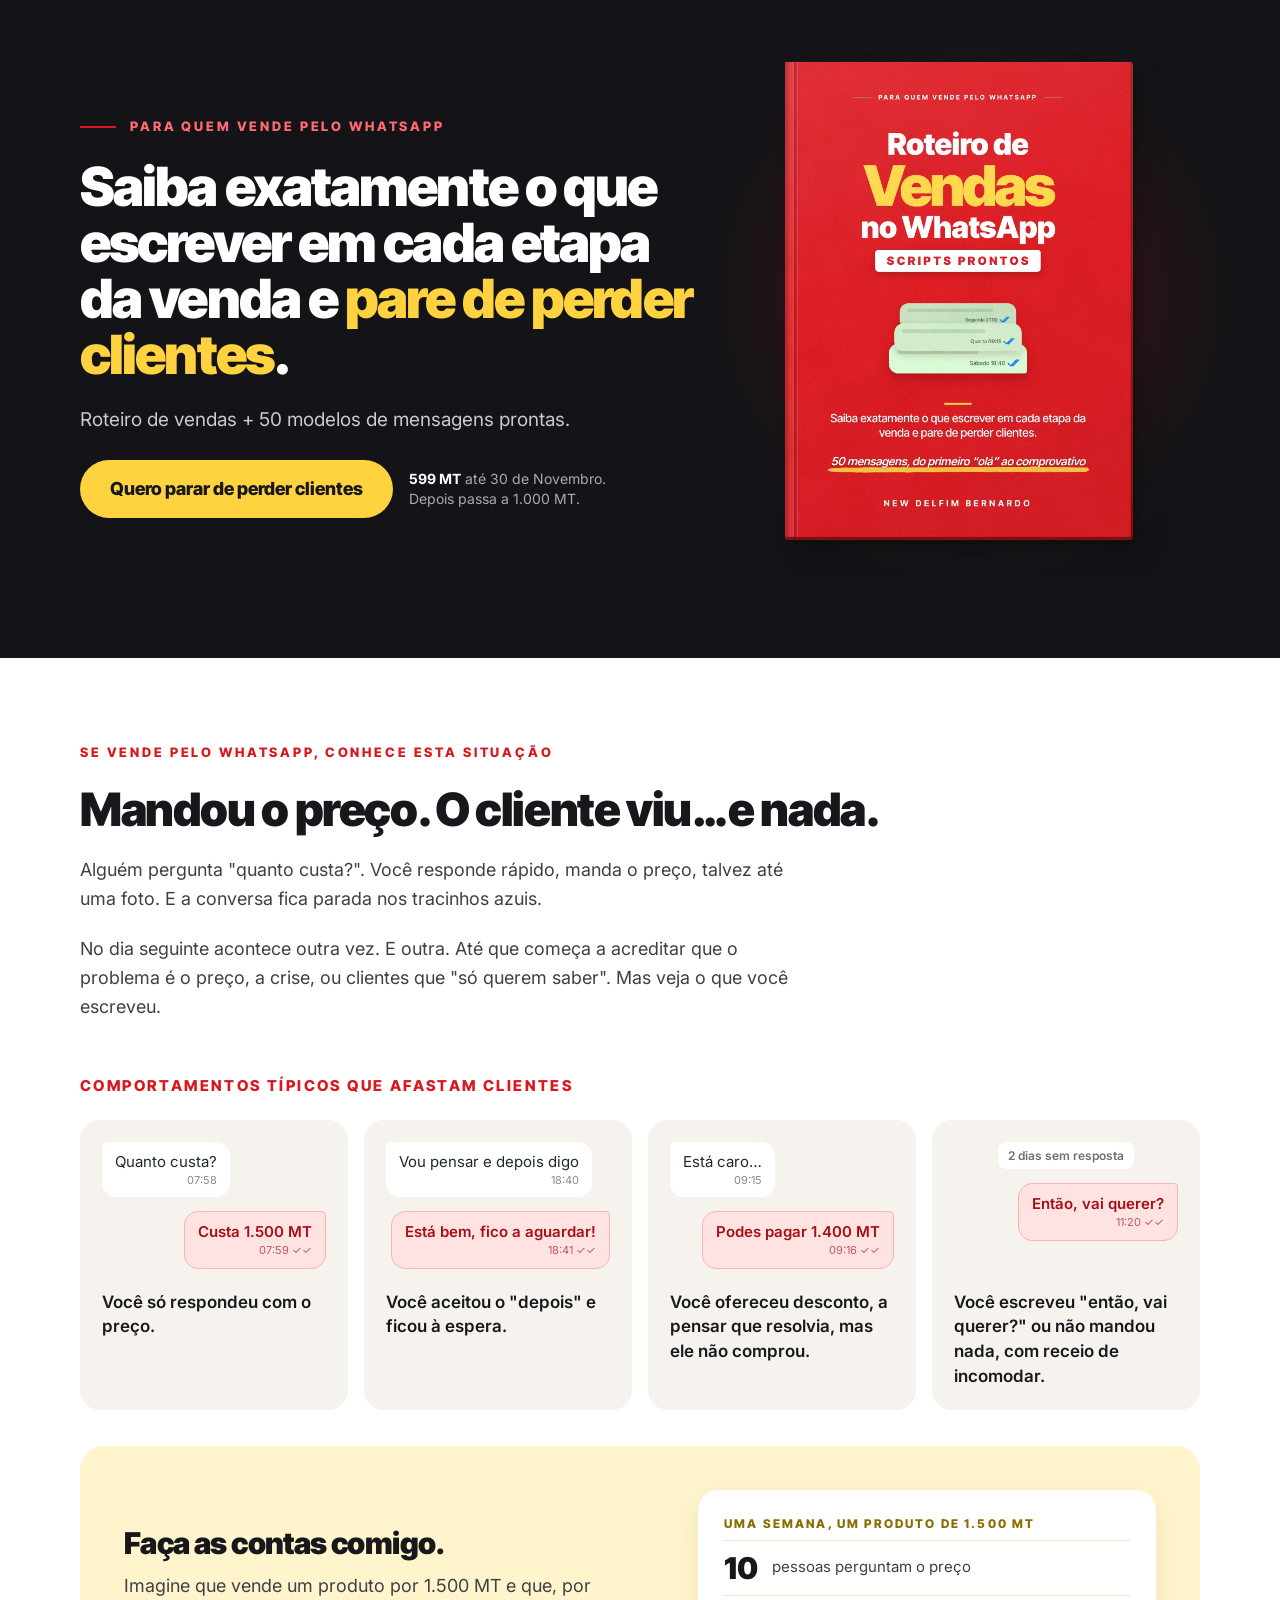
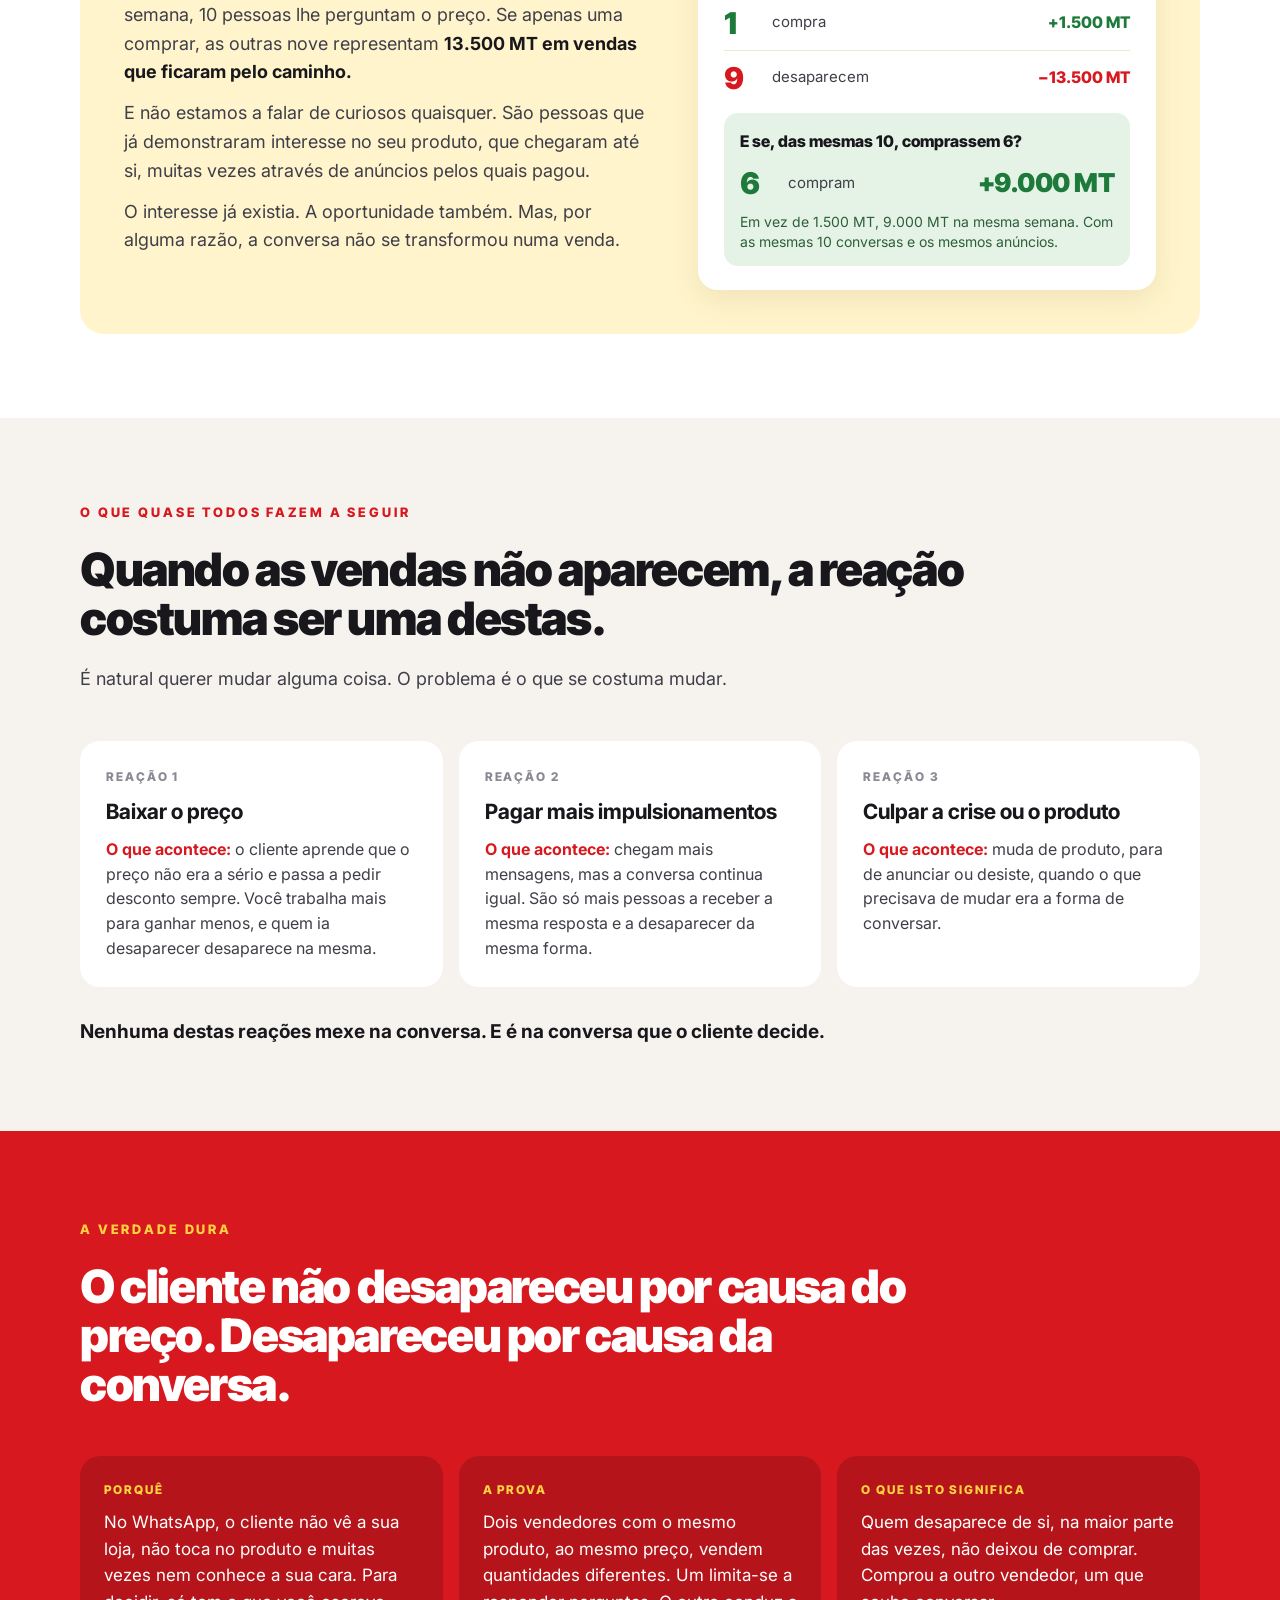
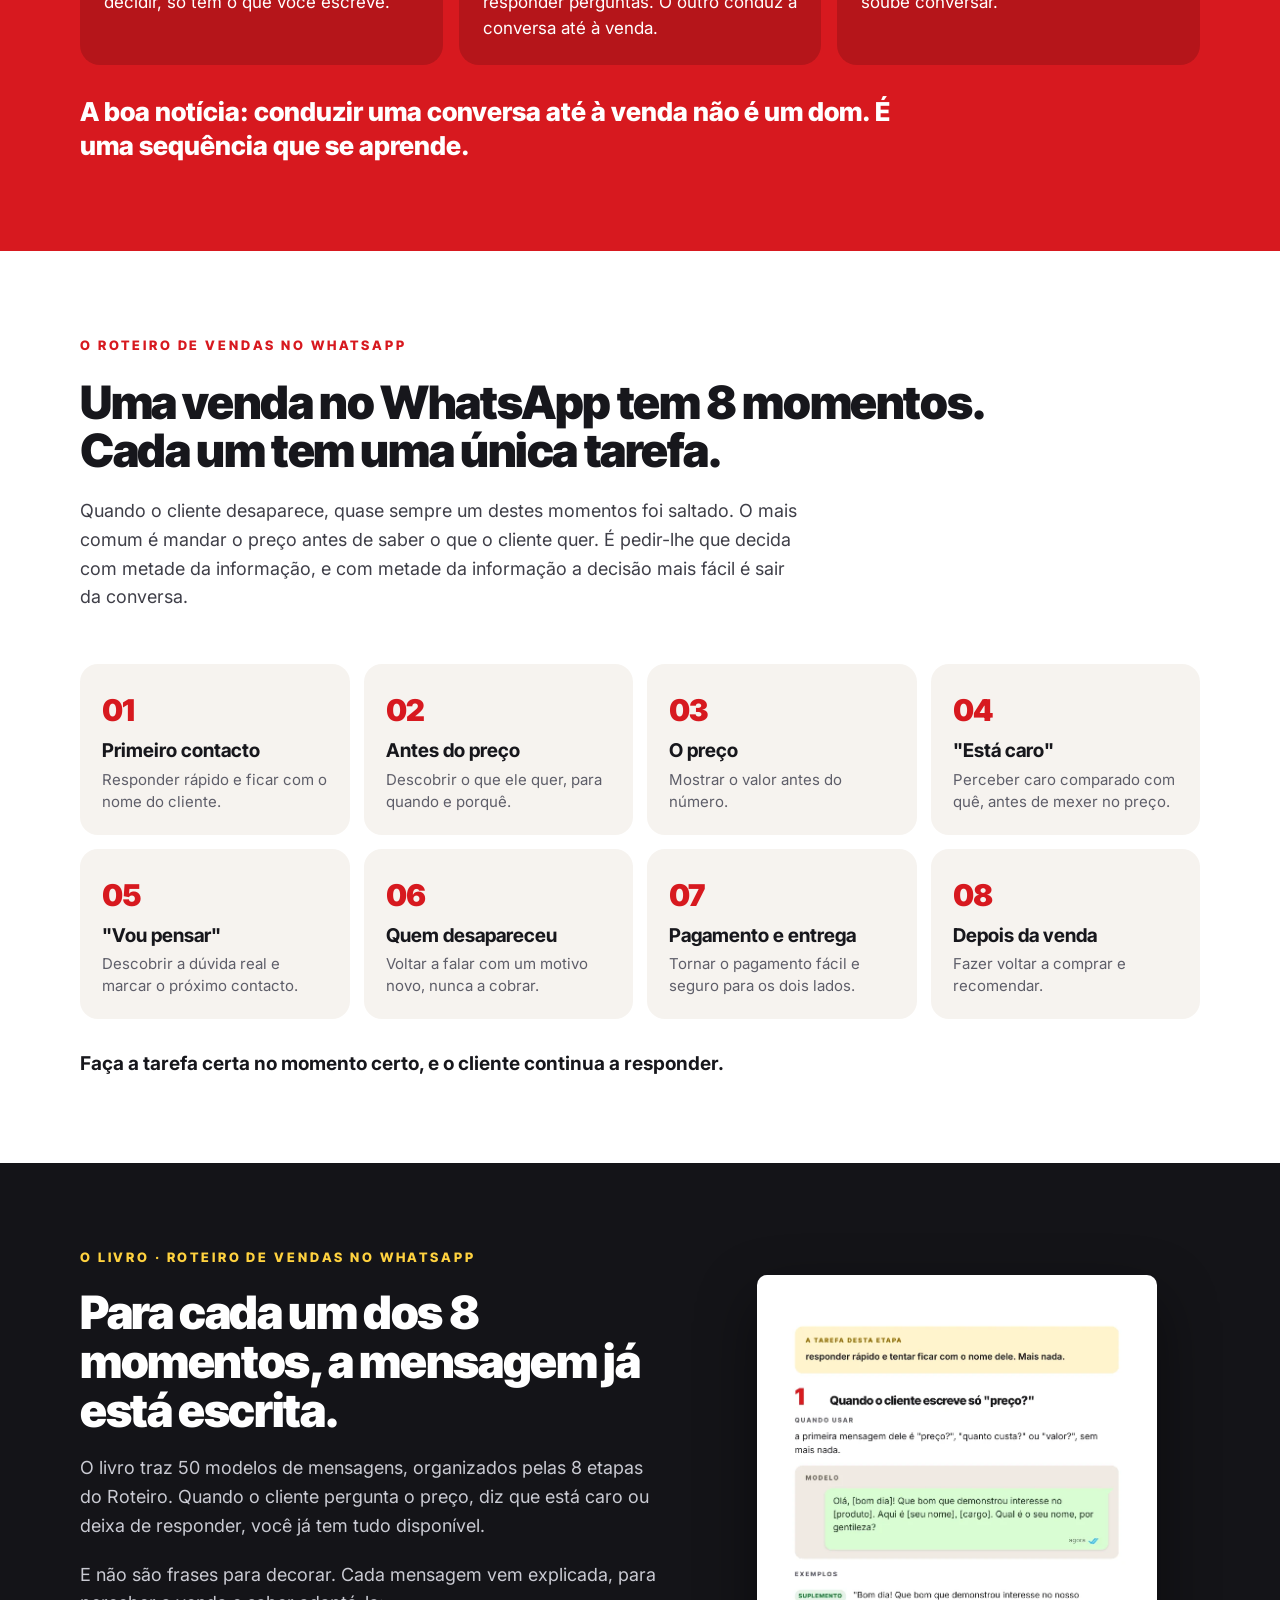
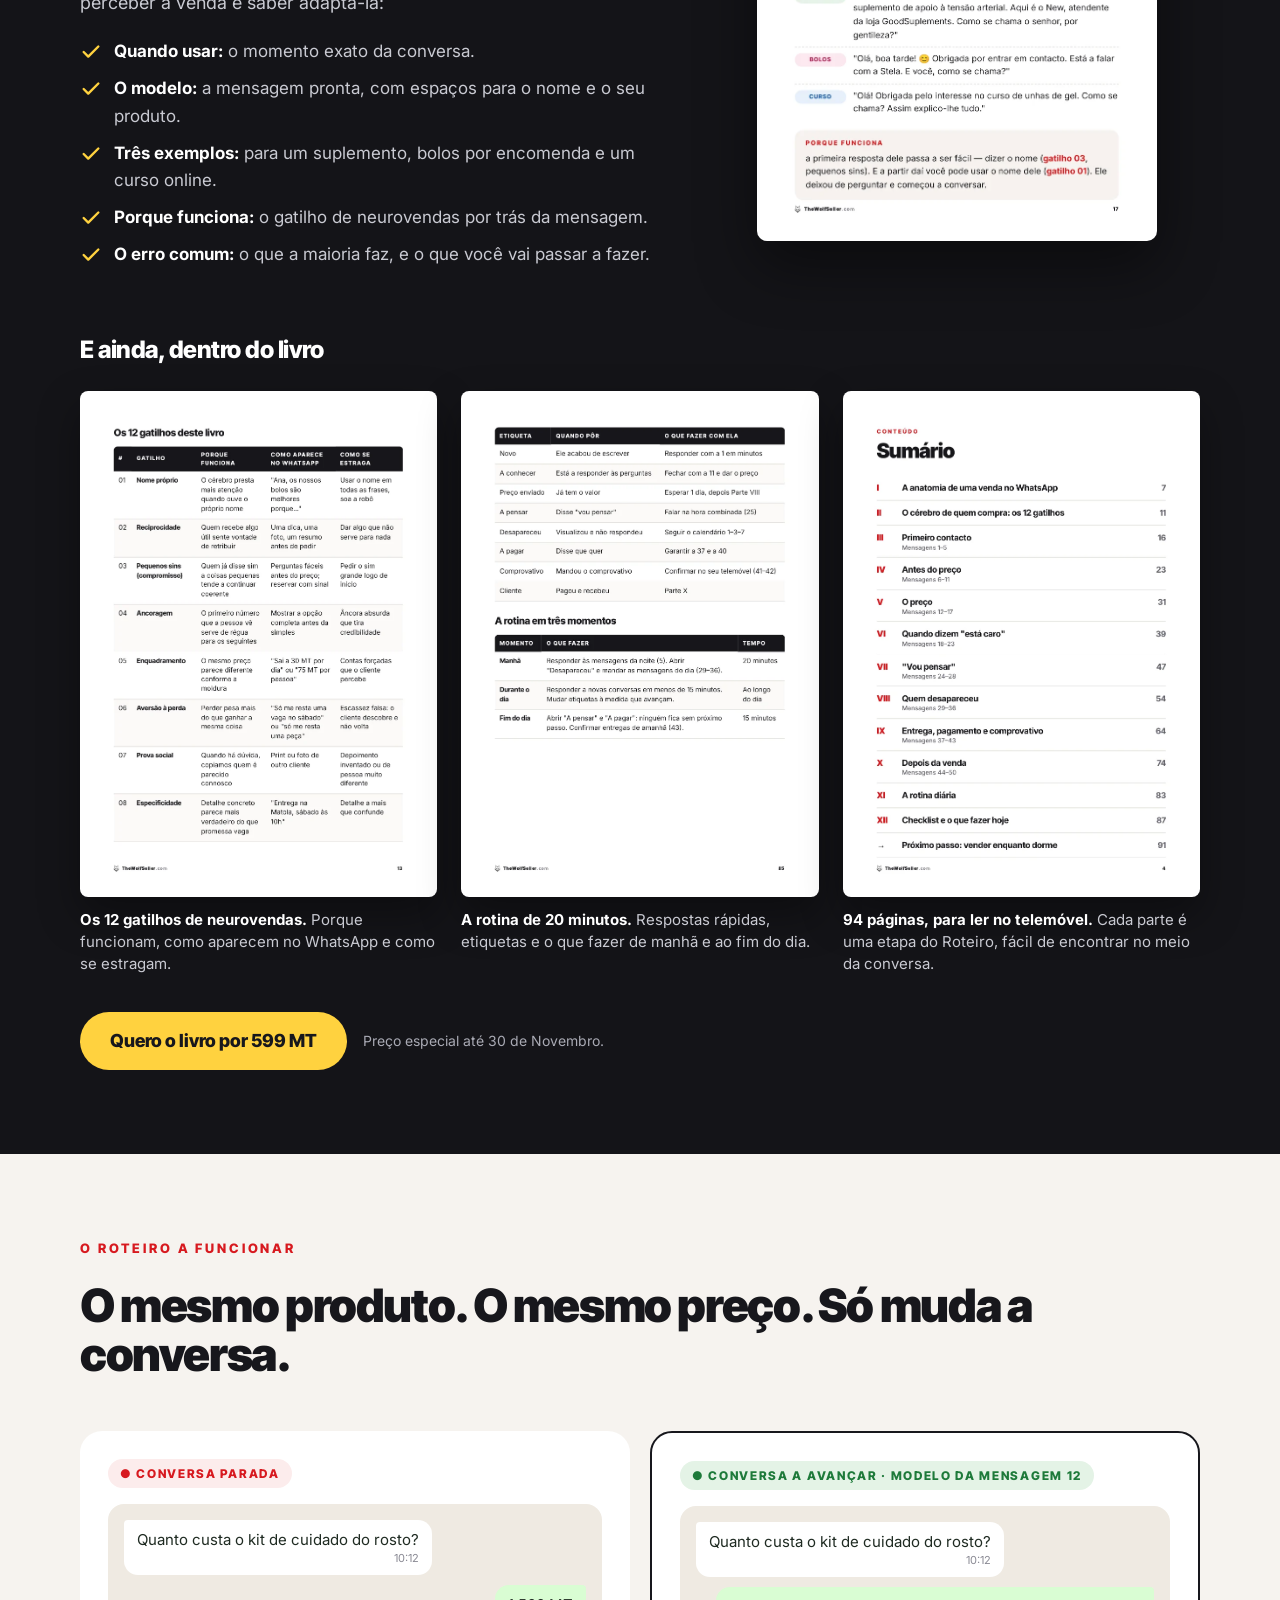
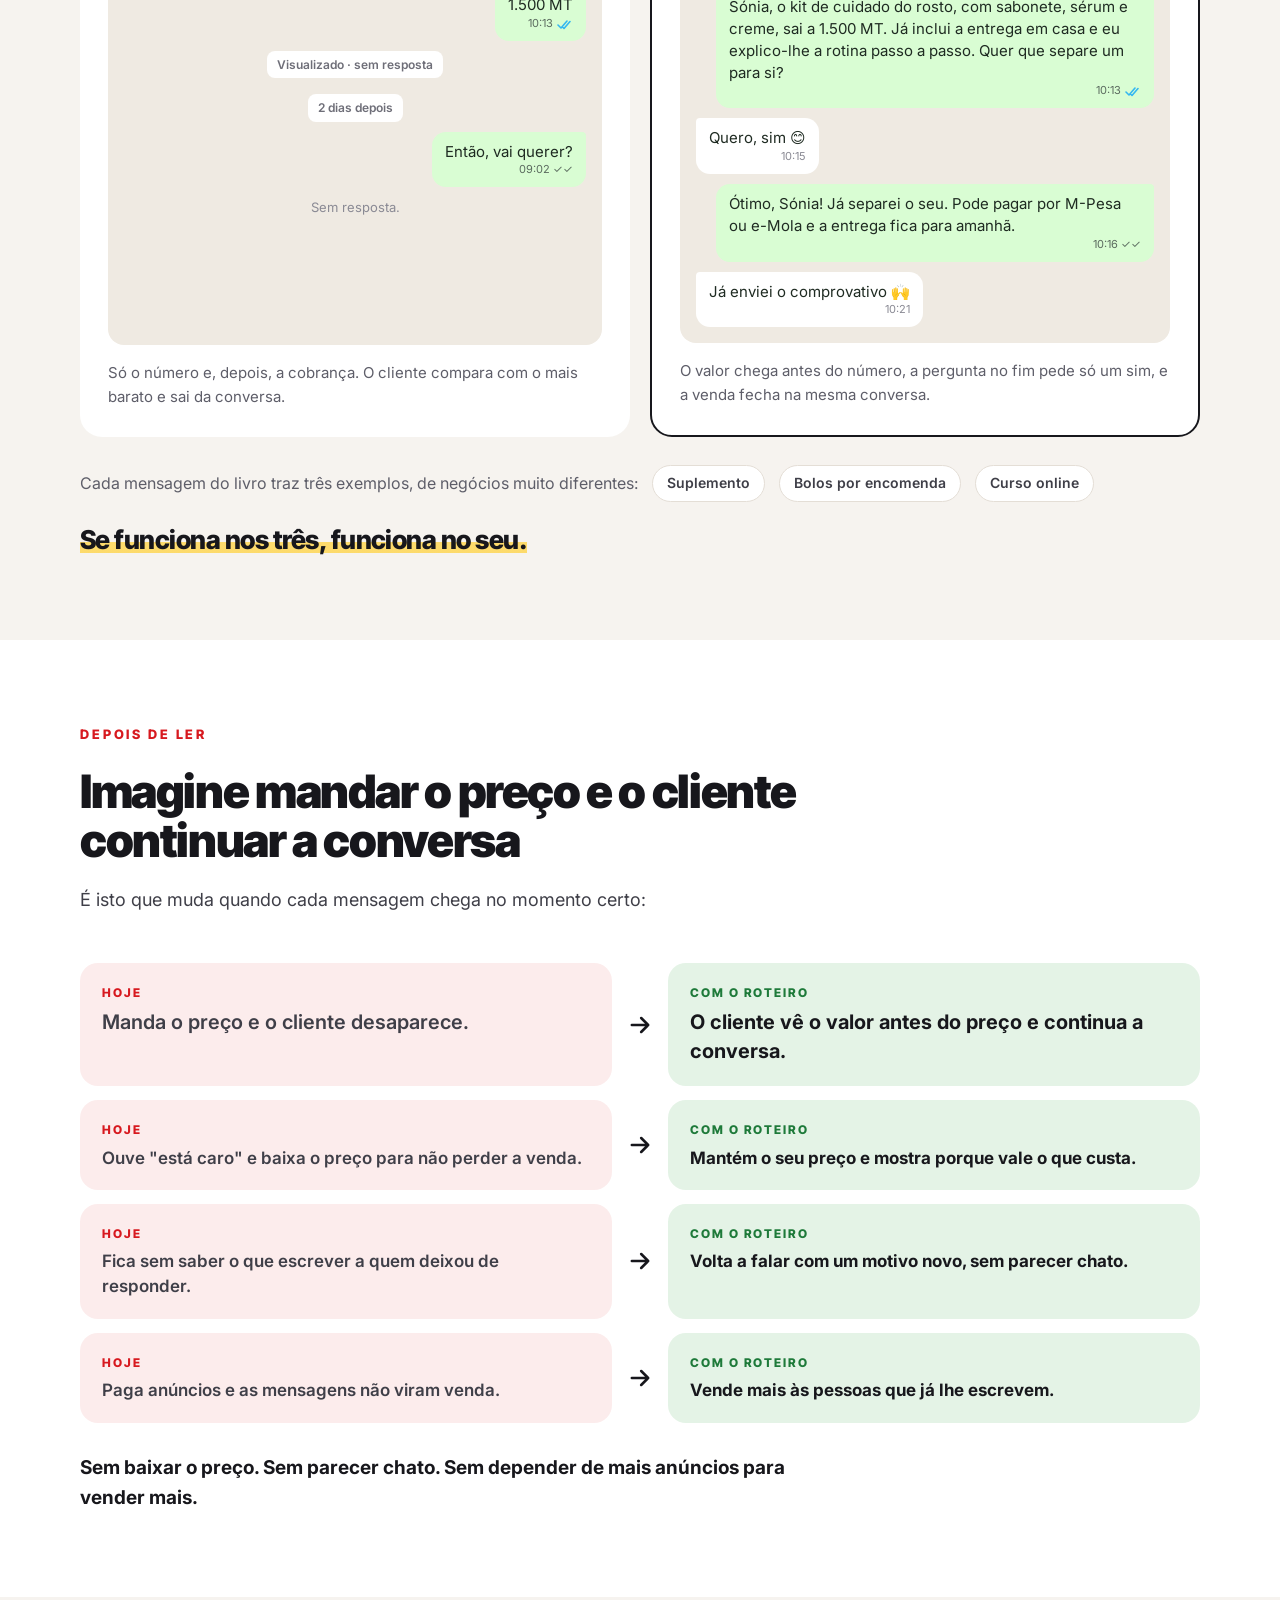
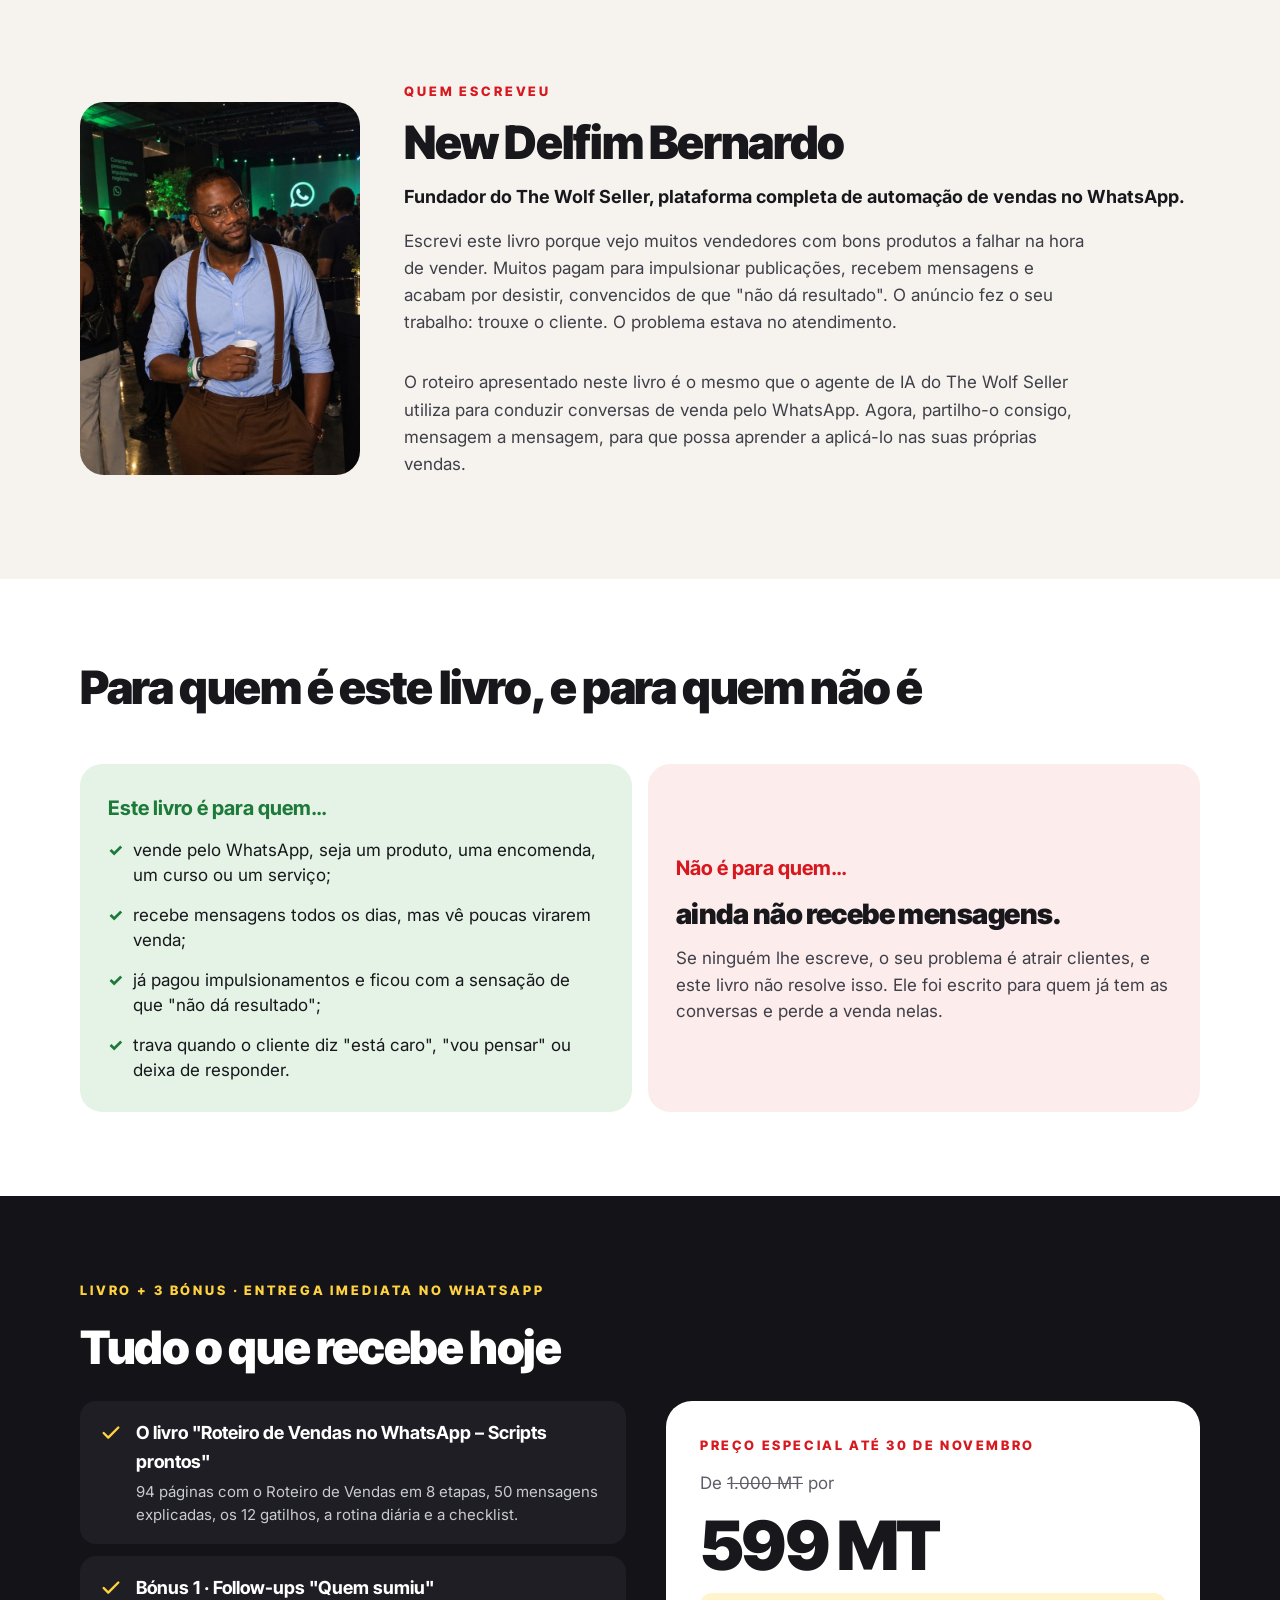
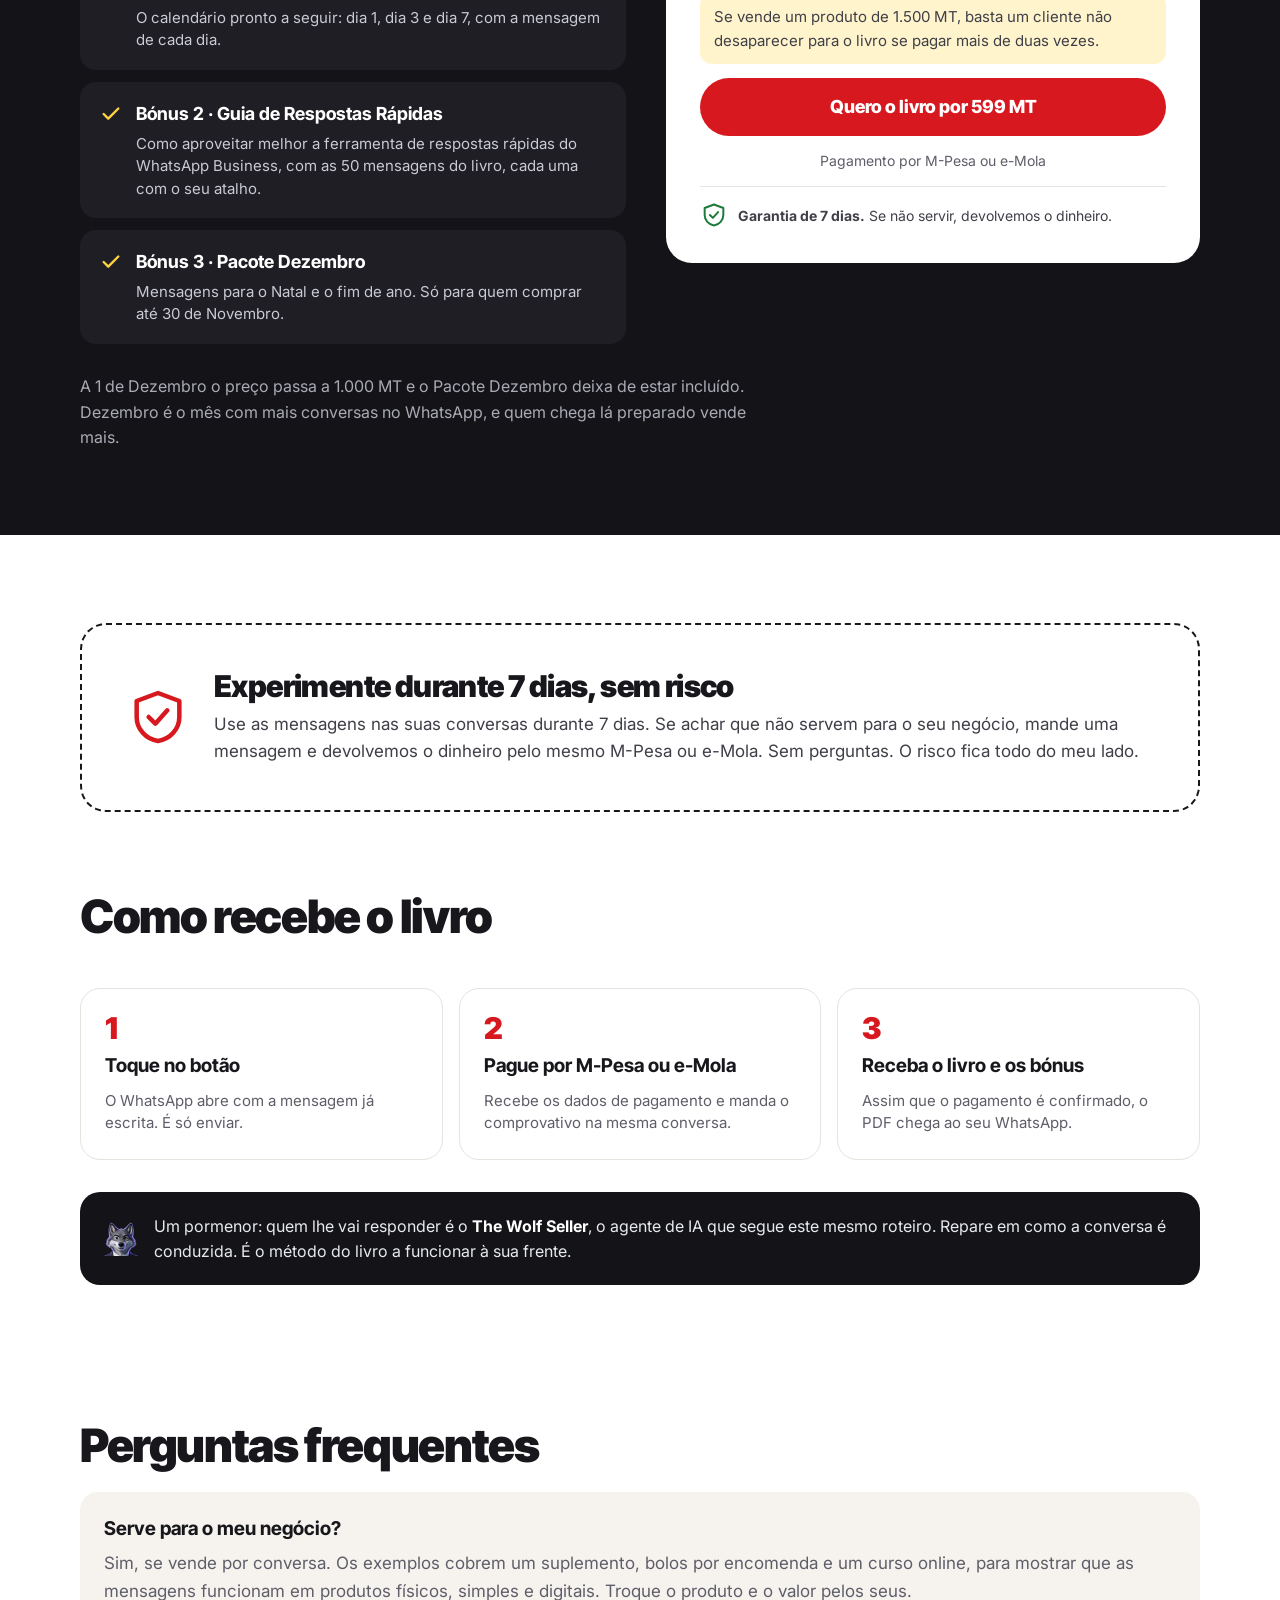
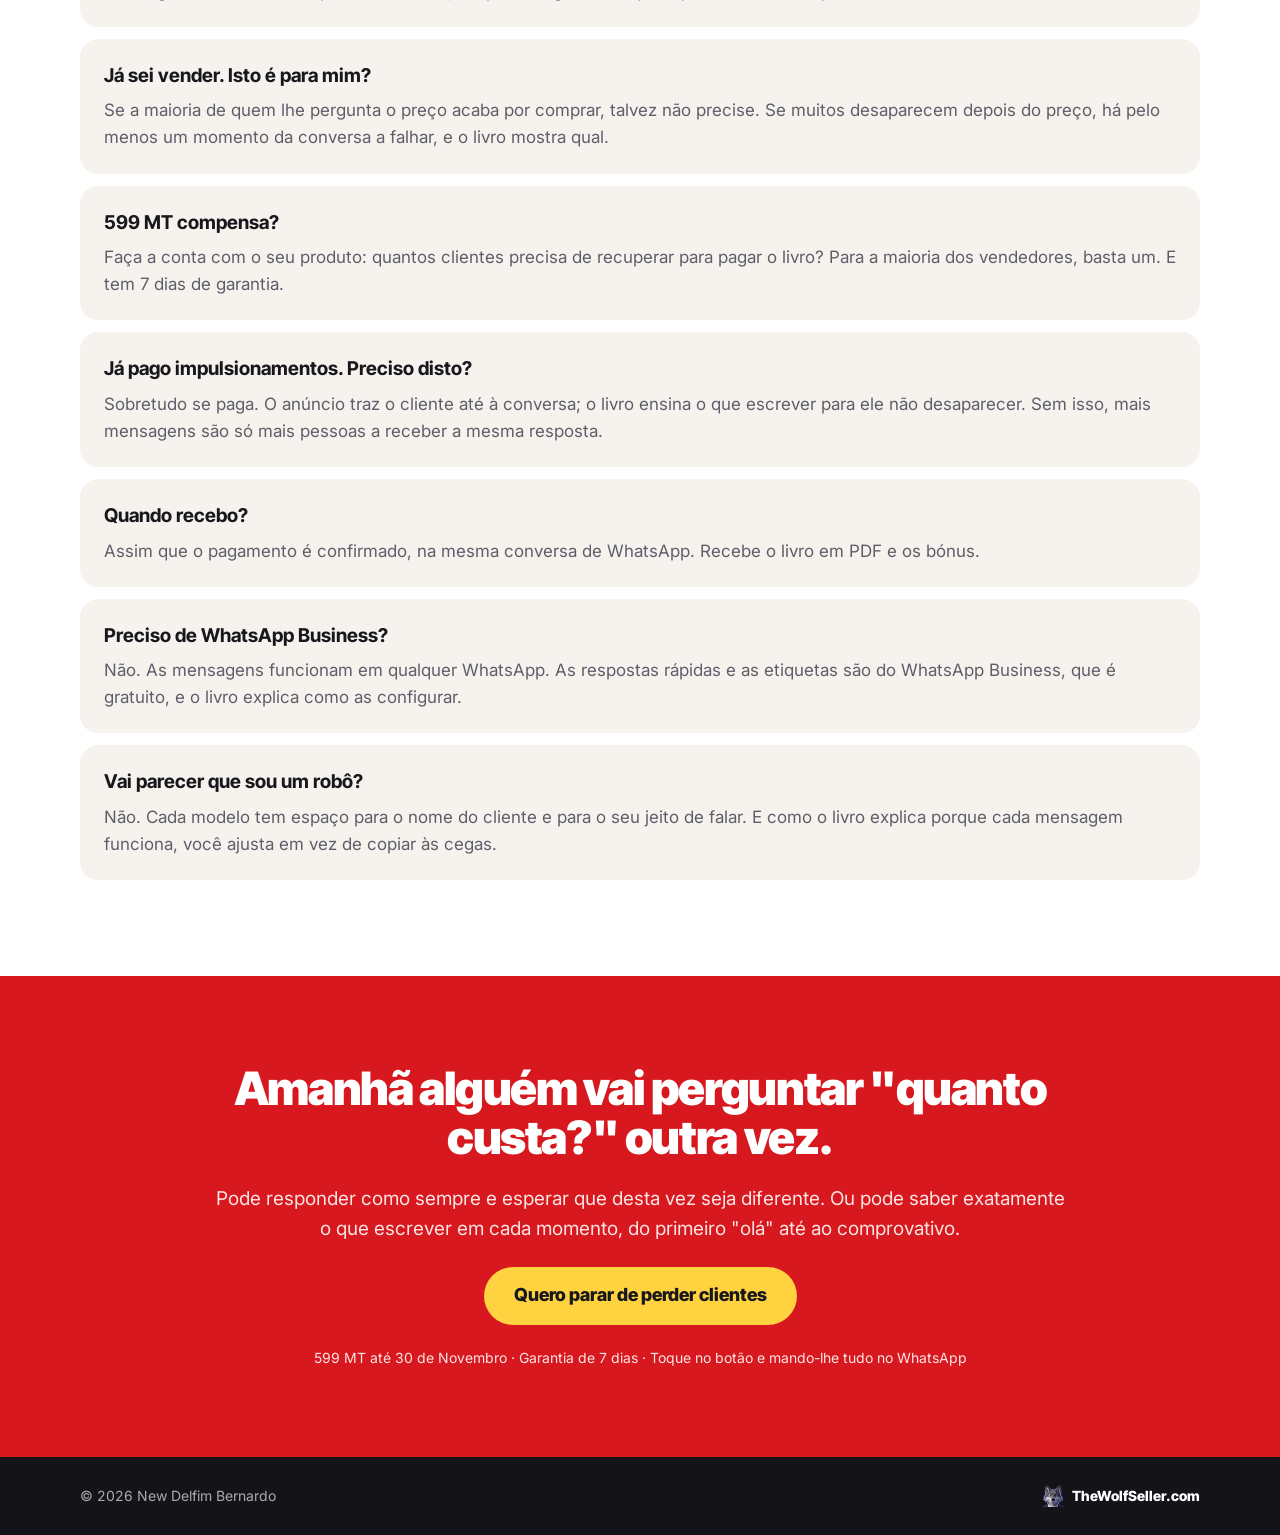
<file: pagina-de-vendas-livro/index.html>
<!doctype html>
<html lang="pt">
<head>
<meta charset="utf-8">
<meta name="viewport" content="width=device-width, initial-scale=1">
<title>Roteiro de Vendas no WhatsApp – Scripts prontos</title>
<link rel="icon" type="image/png" href="/assets/icone-mascote-512.png">
<link rel="apple-touch-icon" href="/assets/icone-mascote-512.png">
<link rel="shortcut icon" href="/favicon.ico">

<meta name="description" content="Roteiro de Vendas no WhatsApp: 8 etapas e 50 mensagens prontas, do primeiro “olá” ao comprovativo, com exemplos de Moçambique. 599 MT até 30 de Novembro.">
<link rel="canonical" href="https://www.thewolfseller.com/livro">
<meta property="og:type" content="website">
<meta property="og:title" content="Roteiro de Vendas no WhatsApp – Scripts prontos">
<meta property="og:description" content="Saiba exatamente o que escrever em cada etapa da venda e pare de perder clientes. 50 mensagens prontas.">
<meta property="og:url" content="https://www.thewolfseller.com/livro">
<meta property="og:image" content="https://www.thewolfseller.com/pagina-de-vendas-livro/img/livro.webp">
<link rel="stylesheet" href="https://fonts.googleapis.com/css2?family=Inter+Tight:wght@600;700;800;900&amp;family=Inter:ital,wght@0,400;0,500;0,600;0,700;1,500;1,600&amp;display=swap">
<style>
:root{color-scheme:light}
html,body{margin:0;background:#FFFFFF}
a{color:#D7191F}a:hover{color:#A50F15}
img{max-width:100%}
@media (max-width: 640px){.lp-bolhas{min-height:0 !important}}
</style>
</head>
<body>
<div style="width: 100%; background: #FFFFFF; color: #17171C; font-family: 'Inter', system-ui, sans-serif; font-size: 17px; line-height: 1.6">

<header style="background: #141418; color: #FFFFFF; overflow: hidden">
<div style="max-width: 1120px; margin: 0 auto; padding: 52px 20px 76px; display: flex; flex-wrap: wrap; gap: 48px; align-items: center">
<div style="flex: 1 1 480px; min-width: 0; display: flex; flex-direction: column; gap: 22px">
<div style="display: flex; align-items: center; gap: 14px"><span style="width: 36px; height: 2px; background: #D7191F"></span><span style="font-family: 'Inter Tight', sans-serif; font-size: 13px; font-weight: 800; letter-spacing: 0.22em; color: #FF6B70">PARA QUEM VENDE PELO WHATSAPP</span></div>
<h1 style="margin: 0; font-family: 'Inter Tight', sans-serif; font-weight: 900; font-size: clamp(34px, 4.6vw, 54px); line-height: 1.04; letter-spacing: -0.035em">Saiba exatamente o que escrever em cada etapa da venda e <span style="color: #FFD23F">pare de perder clientes</span>.</h1>
<p style="margin: 0; font-size: 19px; line-height: 1.5; color: #C9CAD2; max-width: 32em">Roteiro de vendas + 50 modelos de mensagens prontas.</p>
<div style="display: flex; flex-wrap: wrap; gap: 16px; align-items: center; margin-top: 4px">
<a href="https://wa.me/258820983752?text=Ol%C3%A1%21%20Quero%20o%20livro%20%22Roteiro%20de%20Vendas%20no%20WhatsApp%22" style="display: inline-flex; align-items: center; justify-content: center; min-height: 58px; padding: 0 30px; border-radius: 999px; background: #FFD23F; color: #17171C; font-family: 'Inter Tight', sans-serif; font-weight: 800; font-size: 18px; text-decoration: none; text-align: center">Quero parar de perder clientes</a>
<p style="margin: 0; font-size: 14px; line-height: 1.45; color: #A9AAB4"><strong style="color: #FFFFFF">599 MT</strong> até 30 de Novembro.<br>Depois passa a 1.000 MT.</p>
</div>
</div>
<div style="flex: 1 1 320px; min-width: 0; display: flex; justify-content: center; position: relative">
<div style="position: absolute; width: 78%; aspect-ratio: 1; border-radius: 50%; background: #D7191F; opacity: 0.22; filter: blur(60px); top: 12%"></div>
<img src="/pagina-de-vendas-livro/img/livro.webp" alt="Capa do livro Roteiro de Vendas no WhatsApp – Scripts prontos, de New Delfim Bernardo" style="position: relative; width: 100%; max-width: 400px; height: auto; display: block">
</div>
</div>
</header>

<section>
<div style="max-width: 1120px; margin: 0 auto; padding: 84px 20px; display: flex; flex-direction: column; gap: 22px">
<p style="margin: 0; font-family: 'Inter Tight', sans-serif; font-size: 13px; font-weight: 800; letter-spacing: 0.22em; color: #D7191F">SE VENDE PELO WHATSAPP, CONHECE ESTA SITUAÇÃO</p>
<h2 style="margin: 0; font-family: 'Inter Tight', sans-serif; font-weight: 900; font-size: clamp(30px, 4vw, 46px); line-height: 1.06; letter-spacing: -0.03em">Mandou o preço. O cliente viu… e nada.</h2>
<p style="margin: 0; font-size: 18px; line-height: 1.6; color: #3F3F48; max-width: 40em">Alguém pergunta "quanto custa?". Você responde rápido, manda o preço, talvez até uma foto. E a conversa fica parada nos tracinhos azuis.</p>
<p style="margin: 0; font-size: 18px; line-height: 1.6; color: #3F3F48; max-width: 40em">No dia seguinte acontece outra vez. E outra. Até que começa a acreditar que o problema é o preço, a crise, ou clientes que "só querem saber". Mas veja o que você escreveu.</p>
<div style="height: 8px"></div>
<p style="margin: 0; font-family: 'Inter Tight', sans-serif; font-size: 15px; font-weight: 800; letter-spacing: 0.16em; color: #D7191F">COMPORTAMENTOS TÍPICOS QUE AFASTAM CLIENTES</p>
<div style="display: grid; grid-template-columns: repeat(auto-fit, minmax(240px, 1fr)); gap: 16px">
<div style="background: #F6F3EF; border-radius: 20px; padding: 22px; display: flex; flex-direction: column; gap: 16px">
<div class="lp-bolhas" style="min-height: 132px; display: flex; flex-direction: column; gap: 14px">
<div style="align-self: flex-start; max-width: 90%; background: #FFFFFF; color: #1F2B22; border-radius: 4px 14px 14px 14px; padding: 9px 13px; font-size: 15px; line-height: 1.45">Quanto custa?<span style="display: block; text-align: right; font-size: 11px; color: #8A8A94">07:58</span></div>
<div style="align-self: flex-end; max-width: 90%; background: #FFE3E3; color: #A50F15; border: 1px solid #F5B5B5; border-radius: 14px 4px 14px 14px; padding: 9px 13px; font-size: 15px; font-weight: 600; line-height: 1.45">Custa 1.500 MT<span style="display: block; text-align: right; font-size: 11px; font-weight: 400; color: #C2575B">07:59 ✓✓</span></div>
</div>
<p style="margin: 0; font-weight: 600; line-height: 1.45">Você só respondeu com o preço.</p>
</div>
<div style="background: #F6F3EF; border-radius: 20px; padding: 22px; display: flex; flex-direction: column; gap: 16px">
<div class="lp-bolhas" style="min-height: 132px; display: flex; flex-direction: column; gap: 14px">
<div style="align-self: flex-start; max-width: 90%; background: #FFFFFF; color: #1F2B22; border-radius: 4px 14px 14px 14px; padding: 9px 13px; font-size: 15px; line-height: 1.45">Vou pensar e depois digo<span style="display: block; text-align: right; font-size: 11px; color: #8A8A94">18:40</span></div>
<div style="align-self: flex-end; max-width: 90%; background: #FFE3E3; color: #A50F15; border: 1px solid #F5B5B5; border-radius: 14px 4px 14px 14px; padding: 9px 13px; font-size: 15px; font-weight: 600; line-height: 1.45">Está bem, fico a aguardar!<span style="display: block; text-align: right; font-size: 11px; font-weight: 400; color: #C2575B">18:41 ✓✓</span></div>
</div>
<p style="margin: 0; font-weight: 600; line-height: 1.45">Você aceitou o "depois" e ficou à espera.</p>
</div>
<div style="background: #F6F3EF; border-radius: 20px; padding: 22px; display: flex; flex-direction: column; gap: 16px">
<div class="lp-bolhas" style="min-height: 132px; display: flex; flex-direction: column; gap: 14px">
<div style="align-self: flex-start; max-width: 90%; background: #FFFFFF; color: #1F2B22; border-radius: 4px 14px 14px 14px; padding: 9px 13px; font-size: 15px; line-height: 1.45">Está caro…<span style="display: block; text-align: right; font-size: 11px; color: #8A8A94">09:15</span></div>
<div style="align-self: flex-end; max-width: 90%; background: #FFE3E3; color: #A50F15; border: 1px solid #F5B5B5; border-radius: 14px 4px 14px 14px; padding: 9px 13px; font-size: 15px; font-weight: 600; line-height: 1.45">Podes pagar 1.400 MT<span style="display: block; text-align: right; font-size: 11px; font-weight: 400; color: #C2575B">09:16 ✓✓</span></div>
</div>
<p style="margin: 0; font-weight: 600; line-height: 1.45">Você ofereceu desconto, a pensar que resolvia, mas ele não comprou.</p>
</div>
<div style="background: #F6F3EF; border-radius: 20px; padding: 22px; display: flex; flex-direction: column; gap: 16px">
<div class="lp-bolhas" style="min-height: 132px; display: flex; flex-direction: column; gap: 14px">
<span style="align-self: center; background: #FFFFFF; color: #6E6E78; border-radius: 8px; padding: 4px 10px; font-size: 12px; font-weight: 600">2 dias sem resposta</span>
<div style="align-self: flex-end; max-width: 90%; background: #FFE3E3; color: #A50F15; border: 1px solid #F5B5B5; border-radius: 14px 4px 14px 14px; padding: 9px 13px; font-size: 15px; font-weight: 600; line-height: 1.45">Então, vai querer?<span style="display: block; text-align: right; font-size: 11px; font-weight: 400; color: #C2575B">11:20 ✓✓</span></div>
</div>
<p style="margin: 0; font-weight: 600; line-height: 1.45">Você escreveu "então, vai querer?" ou não mandou nada, com receio de incomodar.</p>
</div>
</div>
<div style="margin-top: 14px; background: #FFF4CC; border-radius: 24px; padding: clamp(24px, 4vw, 44px); display: flex; flex-wrap: wrap; gap: clamp(24px, 4vw, 48px); align-items: center">
<div style="flex: 1 1 420px; min-width: 0; display: flex; flex-direction: column; gap: 12px">
<p style="margin: 0; font-family: 'Inter Tight', sans-serif; font-weight: 900; font-size: clamp(22px, 2.8vw, 30px); letter-spacing: -0.02em; line-height: 1.15">Faça as contas comigo.</p>
<p style="margin: 0; font-size: 18px; line-height: 1.6; color: #3F3F48">Imagine que vende um produto por 1.500 MT e que, por semana, 10 pessoas lhe perguntam o preço. Se apenas uma comprar, as outras nove representam <strong style="color: rgb(23, 23, 28)">13.500 MT em vendas que ficaram pelo caminho.</strong></p>
<p style="margin: 0; font-size: 18px; line-height: 1.6; color: #3F3F48">E não estamos a falar de curiosos quaisquer. São pessoas que já demonstraram interesse no seu produto, que chegaram até si, muitas vezes através de anúncios pelos quais pagou.</p>
<p style="margin: 0; font-size: 18px; line-height: 1.6; color: #3F3F48">O interesse já existia. A oportunidade também. Mas, por alguma razão, a conversa não se transformou numa venda.</p>
</div>
<div style="flex: 1 1 300px; max-width: 420px; background: #FFFFFF; border-radius: 20px; padding: 24px 26px; box-shadow: 0 10px 30px rgba(120, 90, 0, 0.10)">
<p style="margin: 0 0 6px; font-family: 'Inter Tight', sans-serif; font-size: 12px; font-weight: 800; letter-spacing: 0.18em; color: #8A6D00">UMA SEMANA, UM PRODUTO DE 1.500 MT</p>
<div style="display: flex; align-items: center; gap: 14px; padding: 12px 0; border-top: 1px solid #EFE7CF"><span style="font-family: 'Inter Tight', sans-serif; font-weight: 900; font-size: 30px; line-height: 1; min-width: 34px; color: #17171C">10</span><span style="flex: 1; font-size: 15px; line-height: 1.35; color: #3F3F48">pessoas perguntam o preço</span><span style="font-family: 'Inter Tight', sans-serif; font-weight: 800; font-size: 16px; white-space: nowrap; color: #17171C"></span></div>
<div style="display: flex; align-items: center; gap: 14px; padding: 12px 0; border-top: 1px solid #EFE7CF"><span style="font-family: 'Inter Tight', sans-serif; font-weight: 900; font-size: 30px; line-height: 1; min-width: 34px; color: #1E7A3A">1</span><span style="flex: 1; font-size: 15px; line-height: 1.35; color: #3F3F48">compra</span><span style="font-family: 'Inter Tight', sans-serif; font-weight: 800; font-size: 16px; white-space: nowrap; color: #1E7A3A">+1.500 MT</span></div>
<div style="display: flex; align-items: center; gap: 14px; padding: 12px 0; border-top: 1px solid #EFE7CF"><span style="font-family: 'Inter Tight', sans-serif; font-weight: 900; font-size: 30px; line-height: 1; min-width: 34px; color: #D7191F">9</span><span style="flex: 1; font-size: 15px; line-height: 1.35; color: #3F3F48">desaparecem</span><span style="font-family: 'Inter Tight', sans-serif; font-weight: 800; font-size: 16px; white-space: nowrap; color: #D7191F">−13.500 MT</span></div>
<div style="margin-top: 8px; background: #E4F3E6; border-radius: 14px; padding: 16px 16px 14px; display: flex; flex-direction: column; gap: 8px"><span style="font-family: 'Inter Tight', sans-serif; font-size: 16px; font-weight: 800; color: #17171C">E se, das mesmas 10, comprassem 6?</span><div style="display: flex; align-items: center; gap: 14px"><span style="font-family: 'Inter Tight', sans-serif; font-weight: 900; font-size: 30px; line-height: 1; min-width: 34px; color: #1E7A3A">6</span><span style="flex: 1; font-size: 15px; line-height: 1.35; color: #3F3F48">compram</span><span style="font-family: 'Inter Tight', sans-serif; font-weight: 900; font-size: 26px; letter-spacing: -0.02em; white-space: nowrap; color: #1E7A3A">+9.000 MT</span></div><span style="font-size: 14px; line-height: 1.45; color: #2F5E3B">Em vez de 1.500 MT, 9.000 MT na mesma semana. Com as mesmas 10 conversas e os mesmos anúncios.</span></div>
</div>
</div>
</div>
</section>

<section style="background: #F6F3EF">
<div style="max-width: 1120px; margin: 0 auto; padding: 84px 20px; display: flex; flex-direction: column; gap: 22px">
<p style="margin: 0; font-family: 'Inter Tight', sans-serif; font-size: 13px; font-weight: 800; letter-spacing: 0.22em; color: #D7191F">O QUE QUASE TODOS FAZEM A SEGUIR</p>
<h2 style="margin: 0; font-family: 'Inter Tight', sans-serif; font-weight: 900; font-size: clamp(30px, 4vw, 46px); line-height: 1.06; letter-spacing: -0.03em; max-width: 20em">Quando as vendas não aparecem, a reação costuma ser uma destas.</h2>
<p style="margin: 0; font-size: 18px; line-height: 1.6; color: #3F3F48; max-width: 40em">É natural querer mudar alguma coisa. O problema é o que se costuma mudar.</p>
<div style="height: 4px"></div>
<div style="display: grid; grid-template-columns: repeat(auto-fit, minmax(280px, 1fr)); gap: 16px">
<div style="background: #FFFFFF; border-radius: 20px; padding: 26px; display: flex; flex-direction: column; gap: 12px"><span style="font-family: 'Inter Tight', sans-serif; font-size: 12px; font-weight: 800; letter-spacing: 0.16em; color: #8A8A94">REAÇÃO 1</span><strong style="font-family: 'Inter Tight', sans-serif; font-size: 21px; line-height: 1.25">Baixar o preço</strong><p style="margin: 0; color: #3F3F48; font-size: 16px; line-height: 1.55"><strong style="color: #D7191F">O que acontece:</strong> o cliente aprende que o preço não era a sério e passa a pedir desconto sempre. Você trabalha mais para ganhar menos, e quem ia desaparecer desaparece na mesma.</p></div>
<div style="background: #FFFFFF; border-radius: 20px; padding: 26px; display: flex; flex-direction: column; gap: 12px"><span style="font-family: 'Inter Tight', sans-serif; font-size: 12px; font-weight: 800; letter-spacing: 0.16em; color: #8A8A94">REAÇÃO 2</span><strong style="font-family: 'Inter Tight', sans-serif; font-size: 21px; line-height: 1.25">Pagar mais impulsionamentos</strong><p style="margin: 0; color: #3F3F48; font-size: 16px; line-height: 1.55"><strong style="color: #D7191F">O que acontece:</strong> chegam mais mensagens, mas a conversa continua igual. São só mais pessoas a receber a mesma resposta e a desaparecer da mesma forma.</p></div>
<div style="background: #FFFFFF; border-radius: 20px; padding: 26px; display: flex; flex-direction: column; gap: 12px"><span style="font-family: 'Inter Tight', sans-serif; font-size: 12px; font-weight: 800; letter-spacing: 0.16em; color: #8A8A94">REAÇÃO 3</span><strong style="font-family: 'Inter Tight', sans-serif; font-size: 21px; line-height: 1.25">Culpar a crise ou o produto</strong><p style="margin: 0; color: #3F3F48; font-size: 16px; line-height: 1.55"><strong style="color: #D7191F">O que acontece:</strong> muda de produto, para de anunciar ou desiste, quando o que precisava de mudar era a forma de conversar.</p></div>
</div>
<p style="margin: 0; font-size: 19px; line-height: 1.6; color: #17171C; max-width: 40em; font-weight: 700; margin-top: 8px">Nenhuma destas reações mexe na conversa. E é na conversa que o cliente decide.</p>
</div>
</section>

<section style="background: #D7191F; color: #FFFFFF">
<div style="max-width: 1120px; margin: 0 auto; padding: 88px 20px; display: flex; flex-direction: column; gap: 22px">
<p style="margin: 0; font-family: 'Inter Tight', sans-serif; font-size: 13px; font-weight: 800; letter-spacing: 0.22em; color: #FFD23F">A VERDADE DURA</p>
<h2 style="margin: 0; font-family: 'Inter Tight', sans-serif; font-weight: 900; font-size: clamp(30px, 4vw, 46px); line-height: 1.06; letter-spacing: -0.03em; max-width: 18em">O cliente não desapareceu por causa do preço. Desapareceu por causa da conversa.</h2>
<div style="height: 4px"></div>
<div style="display: grid; grid-template-columns: repeat(auto-fit, minmax(280px, 1fr)); gap: 16px">
<div style="background: rgba(0, 0, 0, 0.16); border-radius: 20px; padding: 24px; display: flex; flex-direction: column; gap: 10px"><span style="font-family: 'Inter Tight', sans-serif; font-size: 12px; font-weight: 800; letter-spacing: 0.16em; color: #FFD23F">PORQUÊ</span><p style="margin: 0; font-size: 17px; line-height: 1.55; color: #FFFFFF">No WhatsApp, o cliente não vê a sua loja, não toca no produto e muitas vezes nem conhece a sua cara. Para decidir, só tem o que você escreve.</p></div>
<div style="background: rgba(0, 0, 0, 0.16); border-radius: 20px; padding: 24px; display: flex; flex-direction: column; gap: 10px"><span style="font-family: 'Inter Tight', sans-serif; font-size: 12px; font-weight: 800; letter-spacing: 0.16em; color: #FFD23F">A PROVA</span><p style="margin: 0; font-size: 17px; line-height: 1.55; color: #FFFFFF">Dois vendedores com o mesmo produto, ao mesmo preço, vendem quantidades diferentes. Um limita-se a responder perguntas. O outro conduz a conversa até à venda.</p></div>
<div style="background: rgba(0, 0, 0, 0.16); border-radius: 20px; padding: 24px; display: flex; flex-direction: column; gap: 10px"><span style="font-family: 'Inter Tight', sans-serif; font-size: 12px; font-weight: 800; letter-spacing: 0.16em; color: #FFD23F">O QUE ISTO SIGNIFICA</span><p style="margin: 0; font-size: 17px; line-height: 1.55; color: #FFFFFF">Quem desaparece de si, na maior parte das vezes, não deixou de comprar. Comprou a outro vendedor, um que soube conversar.</p></div>
</div>
<p style="margin: 8px 0 0; font-family: 'Inter Tight', sans-serif; font-weight: 800; font-size: clamp(20px, 2.4vw, 26px); line-height: 1.3; max-width: 32em">A boa notícia: conduzir uma conversa até à venda não é um dom. É uma sequência que se aprende.</p>
</div>
</section>

<section>
<div style="max-width: 1120px; margin: 0 auto; padding: 84px 20px; display: flex; flex-direction: column; gap: 22px">
<p style="margin: 0; font-family: 'Inter Tight', sans-serif; font-size: 13px; font-weight: 800; letter-spacing: 0.22em; color: #D7191F">O ROTEIRO DE VENDAS NO WHATSAPP</p>
<h2 style="margin: 0; font-family: 'Inter Tight', sans-serif; font-weight: 900; font-size: clamp(30px, 4vw, 46px); line-height: 1.06; letter-spacing: -0.03em; max-width: 20em">Uma venda no WhatsApp tem 8 momentos. Cada um tem uma única tarefa.</h2>
<p style="margin: 0; font-size: 18px; line-height: 1.6; color: #3F3F48; max-width: 40em">Quando o cliente desaparece, quase sempre um destes momentos foi saltado. O mais comum é mandar o preço antes de saber o que o cliente quer. É pedir-lhe que decida com metade da informação, e com metade da informação a decisão mais fácil é sair da conversa.</p>
<div style="height: 8px"></div>
<div style="display: grid; grid-template-columns: repeat(auto-fit, minmax(240px, 1fr)); gap: 14px">
<div style="background: #F6F3EF; border-radius: 18px; padding: 22px; display: flex; flex-direction: column; gap: 6px"><span style="font-family: 'Inter Tight', sans-serif; font-size: 30px; font-weight: 900; color: #D7191F; letter-spacing: -0.03em">01</span><strong style="font-family: 'Inter Tight', sans-serif; font-size: 19px; line-height: 1.2">Primeiro contacto</strong><span style="color: #5E5E69; font-size: 15px; line-height: 1.45">Responder rápido e ficar com o nome do cliente.</span></div>
<div style="background: #F6F3EF; border-radius: 18px; padding: 22px; display: flex; flex-direction: column; gap: 6px"><span style="font-family: 'Inter Tight', sans-serif; font-size: 30px; font-weight: 900; color: #D7191F; letter-spacing: -0.03em">02</span><strong style="font-family: 'Inter Tight', sans-serif; font-size: 19px; line-height: 1.2">Antes do preço</strong><span style="color: #5E5E69; font-size: 15px; line-height: 1.45">Descobrir o que ele quer, para quando e porquê.</span></div>
<div style="background: #F6F3EF; border-radius: 18px; padding: 22px; display: flex; flex-direction: column; gap: 6px"><span style="font-family: 'Inter Tight', sans-serif; font-size: 30px; font-weight: 900; color: #D7191F; letter-spacing: -0.03em">03</span><strong style="font-family: 'Inter Tight', sans-serif; font-size: 19px; line-height: 1.2">O preço</strong><span style="color: #5E5E69; font-size: 15px; line-height: 1.45">Mostrar o valor antes do número.</span></div>
<div style="background: #F6F3EF; border-radius: 18px; padding: 22px; display: flex; flex-direction: column; gap: 6px"><span style="font-family: 'Inter Tight', sans-serif; font-size: 30px; font-weight: 900; color: #D7191F; letter-spacing: -0.03em">04</span><strong style="font-family: 'Inter Tight', sans-serif; font-size: 19px; line-height: 1.2">"Está caro"</strong><span style="color: #5E5E69; font-size: 15px; line-height: 1.45">Perceber caro comparado com quê, antes de mexer no preço.</span></div>
<div style="background: #F6F3EF; border-radius: 18px; padding: 22px; display: flex; flex-direction: column; gap: 6px"><span style="font-family: 'Inter Tight', sans-serif; font-size: 30px; font-weight: 900; color: #D7191F; letter-spacing: -0.03em">05</span><strong style="font-family: 'Inter Tight', sans-serif; font-size: 19px; line-height: 1.2">"Vou pensar"</strong><span style="color: #5E5E69; font-size: 15px; line-height: 1.45">Descobrir a dúvida real e marcar o próximo contacto.</span></div>
<div style="background: #F6F3EF; border-radius: 18px; padding: 22px; display: flex; flex-direction: column; gap: 6px"><span style="font-family: 'Inter Tight', sans-serif; font-size: 30px; font-weight: 900; color: #D7191F; letter-spacing: -0.03em">06</span><strong style="font-family: 'Inter Tight', sans-serif; font-size: 19px; line-height: 1.2">Quem desapareceu</strong><span style="color: #5E5E69; font-size: 15px; line-height: 1.45">Voltar a falar com um motivo novo, nunca a cobrar.</span></div>
<div style="background: #F6F3EF; border-radius: 18px; padding: 22px; display: flex; flex-direction: column; gap: 6px"><span style="font-family: 'Inter Tight', sans-serif; font-size: 30px; font-weight: 900; color: #D7191F; letter-spacing: -0.03em">07</span><strong style="font-family: 'Inter Tight', sans-serif; font-size: 19px; line-height: 1.2">Pagamento e entrega</strong><span style="color: #5E5E69; font-size: 15px; line-height: 1.45">Tornar o pagamento fácil e seguro para os dois lados.</span></div>
<div style="background: #F6F3EF; border-radius: 18px; padding: 22px; display: flex; flex-direction: column; gap: 6px"><span style="font-family: 'Inter Tight', sans-serif; font-size: 30px; font-weight: 900; color: #D7191F; letter-spacing: -0.03em">08</span><strong style="font-family: 'Inter Tight', sans-serif; font-size: 19px; line-height: 1.2">Depois da venda</strong><span style="color: #5E5E69; font-size: 15px; line-height: 1.45">Fazer voltar a comprar e recomendar.</span></div>
</div>
<p style="margin: 0; font-size: 19px; line-height: 1.6; color: #17171C; max-width: 40em; font-weight: 700; margin-top: 8px">Faça a tarefa certa no momento certo, e o cliente continua a responder.</p>
</div>
</section>

<section style="background: #141418; color: #FFFFFF">
<div style="max-width: 1120px; margin: 0 auto; padding: 84px 20px; display: flex; flex-direction: column; gap: 22px">
<div style="display: flex; flex-wrap: wrap; gap: 48px; align-items: center">
<div style="flex: 1 1 440px; min-width: 0; display: flex; flex-direction: column; gap: 20px">
<p style="margin: 0; font-family: 'Inter Tight', sans-serif; font-size: 13px; font-weight: 800; letter-spacing: 0.22em; color: #FFD23F">O LIVRO · ROTEIRO DE VENDAS NO WHATSAPP</p>
<h2 style="margin: 0; font-family: 'Inter Tight', sans-serif; font-weight: 900; font-size: clamp(30px, 4vw, 46px); line-height: 1.06; letter-spacing: -0.03em">Para cada um dos 8 momentos, a mensagem já está escrita.</h2>
<p style="margin: 0; font-size: 18px; line-height: 1.6; color: #C9CAD2">O livro traz 50 modelos de mensagens, organizados pelas 8 etapas do Roteiro. Quando o cliente pergunta o preço, diz que está caro ou deixa de responder, você já tem tudo disponível.</p>
<p style="margin: 0; font-size: 18px; line-height: 1.6; color: #C9CAD2">E não são frases para decorar. Cada mensagem vem explicada, para perceber a venda e saber adaptá-la:</p>
<ul style="margin: 0; padding: 0; list-style: none; display: flex; flex-direction: column; gap: 10px; color: #C9CAD2">
<li style="display: flex; gap: 12px; align-items: flex-start"><svg width="22" height="22" viewBox="0 0 24 24" fill="none" stroke="#FFD23F" stroke-width="2.6" stroke-linecap="round" stroke-linejoin="round" aria-hidden="true" style="flex: none; margin-top: 3px"><path d="M20 6L9 17l-5-5"></path></svg><span><strong style="color: #FFFFFF">Quando usar:</strong> o momento exato da conversa.</span></li>
<li style="display: flex; gap: 12px; align-items: flex-start"><svg width="22" height="22" viewBox="0 0 24 24" fill="none" stroke="#FFD23F" stroke-width="2.6" stroke-linecap="round" stroke-linejoin="round" aria-hidden="true" style="flex: none; margin-top: 3px"><path d="M20 6L9 17l-5-5"></path></svg><span><strong style="color: #FFFFFF">O modelo:</strong> a mensagem pronta, com espaços para o nome e o seu produto.</span></li>
<li style="display: flex; gap: 12px; align-items: flex-start"><svg width="22" height="22" viewBox="0 0 24 24" fill="none" stroke="#FFD23F" stroke-width="2.6" stroke-linecap="round" stroke-linejoin="round" aria-hidden="true" style="flex: none; margin-top: 3px"><path d="M20 6L9 17l-5-5"></path></svg><span><strong style="color: #FFFFFF">Três exemplos:</strong> para um suplemento, bolos por encomenda e um curso online.</span></li>
<li style="display: flex; gap: 12px; align-items: flex-start"><svg width="22" height="22" viewBox="0 0 24 24" fill="none" stroke="#FFD23F" stroke-width="2.6" stroke-linecap="round" stroke-linejoin="round" aria-hidden="true" style="flex: none; margin-top: 3px"><path d="M20 6L9 17l-5-5"></path></svg><span><strong style="color: #FFFFFF">Porque funciona:</strong> o gatilho de neurovendas por trás da mensagem.</span></li>
<li style="display: flex; gap: 12px; align-items: flex-start"><svg width="22" height="22" viewBox="0 0 24 24" fill="none" stroke="#FFD23F" stroke-width="2.6" stroke-linecap="round" stroke-linejoin="round" aria-hidden="true" style="flex: none; margin-top: 3px"><path d="M20 6L9 17l-5-5"></path></svg><span><strong style="color: #FFFFFF">O erro comum:</strong> o que a maioria faz, e o que você vai passar a fazer.</span></li>
</ul>
</div>
<div style="flex: 1 1 340px; min-width: 0; display: flex; justify-content: center">
<img src="/pagina-de-vendas-livro/img/mensagem.webp" alt="Página do livro com uma mensagem, o modelo num balão de WhatsApp e os exemplos" style="width: 100%; max-width: 400px; height: auto; display: block; border-radius: 10px; box-shadow: 0 24px 60px rgba(0, 0, 0, 0.45)">
</div>
</div>
<h3 style="margin: 40px 0 0; font-family: 'Inter Tight', sans-serif; font-weight: 800; font-size: 24px; letter-spacing: -0.02em">E ainda, dentro do livro</h3>
<div style="display: grid; grid-template-columns: repeat(auto-fit, minmax(220px, 1fr)); gap: 24px">
<figure style="margin: 0; display: flex; flex-direction: column; gap: 12px"><img src="/pagina-de-vendas-livro/img/gatilhos.webp" alt="Tabela dos 12 gatilhos de neurovendas" style="width: 100%; height: auto; display: block; border-radius: 8px; box-shadow: 0 18px 40px rgba(0, 0, 0, 0.35)"><figcaption style="color: #C9CAD2; font-size: 15px; line-height: 1.45"><strong style="color: #FFFFFF">Os 12 gatilhos de neurovendas.</strong> Porque funcionam, como aparecem no WhatsApp e como se estragam.</figcaption></figure>
<figure style="margin: 0; display: flex; flex-direction: column; gap: 12px"><img src="/pagina-de-vendas-livro/img/rotina.webp" alt="Página da rotina diária com etiquetas e horários" style="width: 100%; height: auto; display: block; border-radius: 8px; box-shadow: 0 18px 40px rgba(0, 0, 0, 0.35)"><figcaption style="color: #C9CAD2; font-size: 15px; line-height: 1.45"><strong style="color: #FFFFFF">A rotina de 20 minutos.</strong> Respostas rápidas, etiquetas e o que fazer de manhã e ao fim do dia.</figcaption></figure>
<figure style="margin: 0; display: flex; flex-direction: column; gap: 12px"><img src="/pagina-de-vendas-livro/img/sumario.webp" alt="Sumário do livro" style="width: 100%; height: auto; display: block; border-radius: 8px; box-shadow: 0 18px 40px rgba(0, 0, 0, 0.35)"><figcaption style="color: #C9CAD2; font-size: 15px; line-height: 1.45"><strong style="color: #FFFFFF">94 páginas, para ler no telemóvel.</strong> Cada parte é uma etapa do Roteiro, fácil de encontrar no meio da conversa.</figcaption></figure>
</div>
<div style="display: flex; flex-wrap: wrap; gap: 16px; align-items: center; margin-top: 16px"><a href="https://wa.me/258820983752?text=Ol%C3%A1%21%20Quero%20o%20livro%20%22Roteiro%20de%20Vendas%20no%20WhatsApp%22" style="display: inline-flex; align-items: center; justify-content: center; min-height: 58px; padding: 0 30px; border-radius: 999px; background: #FFD23F; color: #17171C; font-family: 'Inter Tight', sans-serif; font-weight: 800; font-size: 18px; text-decoration: none; text-align: center">Quero o livro por 599 MT</a><p style="margin: 0; font-size: 14px; color: #A9AAB4">Preço especial até 30 de Novembro.</p></div>
</div>
</section>

<section style="background: #F6F3EF">
<div style="max-width: 1120px; margin: 0 auto; padding: 84px 20px; display: flex; flex-direction: column; gap: 22px">
<p style="margin: 0; font-family: 'Inter Tight', sans-serif; font-size: 13px; font-weight: 800; letter-spacing: 0.22em; color: #D7191F">O ROTEIRO A FUNCIONAR</p>
<h2 style="margin: 0; font-family: 'Inter Tight', sans-serif; font-weight: 900; font-size: clamp(30px, 4vw, 46px); line-height: 1.06; letter-spacing: -0.03em">O mesmo produto. O mesmo preço. Só muda a conversa.</h2>
<div style="height: 8px"></div>
<div style="display: grid; grid-template-columns: repeat(auto-fit, minmax(300px, 1fr)); gap: 20px">
<div style="background: #FFFFFF; border-radius: 22px; padding: 28px; display: flex; flex-direction: column; gap: 16px">
<span style="align-self: flex-start; font-family: 'Inter Tight', sans-serif; font-size: 12px; font-weight: 800; letter-spacing: 0.14em; text-transform: uppercase; color: #D7191F; background: #FCECEC; border-radius: 999px; padding: 5px 12px">● Conversa parada</span>
<div style="flex: 1; background: #EFEAE2; border-radius: 16px; padding: 16px; display: flex; flex-direction: column; gap: 10px">
<div style="align-self: flex-start; max-width: 90%; background: #FFFFFF; color: #1F2B22; border-radius: 4px 14px 14px 14px; padding: 9px 13px; font-size: 15px; line-height: 1.45">Quanto custa o kit de cuidado do rosto?<span style="display: block; text-align: right; font-size: 11px; color: #8A8A94">10:12</span></div>
<div style="align-self: flex-end; max-width: 90%; background: #D9FDD3; color: #1F2B22; border-radius: 14px 4px 14px 14px; padding: 9px 13px; font-size: 15px; line-height: 1.45">1.500 MT<span style="display: flex; justify-content: flex-end; align-items: center; gap: 4px; font-size: 11px; color: #5B6B5F">10:13 <svg width="16" height="11" viewBox="0 0 16 11" aria-hidden="true"><path d="M1 6l3 3 6-7M6 8.5l1 1 6-7" fill="none" stroke="#34B7F1" stroke-width="1.6" stroke-linecap="round" stroke-linejoin="round"></path></svg></span></div>
<span style="align-self: center; background: #FFFFFF; color: #6E6E78; border-radius: 8px; padding: 4px 10px; font-size: 12px; font-weight: 600">Visualizado · sem resposta</span>
<span style="align-self: center; margin-top: 6px; background: #FFFFFF; color: #6E6E78; border-radius: 8px; padding: 4px 10px; font-size: 12px; font-weight: 600">2 dias depois</span>
<div style="align-self: flex-end; max-width: 90%; background: #D9FDD3; color: #1F2B22; border-radius: 14px 4px 14px 14px; padding: 9px 13px; font-size: 15px; line-height: 1.45">Então, vai querer?<span style="display: block; text-align: right; font-size: 11px; color: #5B6B5F">09:02 ✓✓</span></div>
<span style="align-self: center; font-size: 13px; color: #8A8A94">Sem resposta.</span>
</div>
<p style="margin: 0; color: #5E5E69; font-size: 15px">Só o número e, depois, a cobrança. O cliente compara com o mais barato e sai da conversa.</p>
</div>
<div style="background: #FFFFFF; border: 2px solid #17171C; border-radius: 22px; padding: 28px; display: flex; flex-direction: column; gap: 16px">
<span style="align-self: flex-start; font-family: 'Inter Tight', sans-serif; font-size: 12px; font-weight: 800; letter-spacing: 0.14em; text-transform: uppercase; color: #1E7A3A; background: #E4F3E6; border-radius: 999px; padding: 5px 12px">● Conversa a avançar · Modelo da mensagem 12</span>
<div style="flex: 1; background: #EFEAE2; border-radius: 16px; padding: 16px; display: flex; flex-direction: column; gap: 10px">
<div style="align-self: flex-start; max-width: 90%; background: #FFFFFF; color: #1F2B22; border-radius: 4px 14px 14px 14px; padding: 9px 13px; font-size: 15px; line-height: 1.45">Quanto custa o kit de cuidado do rosto?<span style="display: block; text-align: right; font-size: 11px; color: #8A8A94">10:12</span></div>
<div style="align-self: flex-end; max-width: 90%; background: #D9FDD3; color: #1F2B22; border-radius: 14px 4px 14px 14px; padding: 9px 13px; font-size: 15px; line-height: 1.45"><span>Sónia, o kit de cuidado do rosto, com sabonete, sérum e creme, sai a 1.500 MT. Já inclui a entrega em casa e eu explico-lhe a rotina passo a passo. Quer que separe um para si?</span><span style="display: flex; justify-content: flex-end; align-items: center; gap: 4px; font-size: 11px; color: #5B6B5F">10:13 <svg width="16" height="11" viewBox="0 0 16 11" aria-hidden="true"><path d="M1 6l3 3 6-7M6 8.5l1 1 6-7" fill="none" stroke="#34B7F1" stroke-width="1.6" stroke-linecap="round" stroke-linejoin="round"></path></svg></span></div>
<div style="align-self: flex-start; max-width: 90%; background: #FFFFFF; color: #1F2B22; border-radius: 4px 14px 14px 14px; padding: 9px 13px; font-size: 15px; line-height: 1.45">Quero, sim 😊<span style="display: block; text-align: right; font-size: 11px; color: #8A8A94">10:15</span></div>
<div style="align-self: flex-end; max-width: 90%; background: #D9FDD3; color: #1F2B22; border-radius: 14px 4px 14px 14px; padding: 9px 13px; font-size: 15px; line-height: 1.45">Ótimo, Sónia! Já separei o seu. Pode pagar por M-Pesa ou e-Mola e a entrega fica para amanhã.<span style="display: block; text-align: right; font-size: 11px; color: #5B6B5F">10:16 ✓✓</span></div>
<div style="align-self: flex-start; max-width: 90%; background: #FFFFFF; color: #1F2B22; border-radius: 4px 14px 14px 14px; padding: 9px 13px; font-size: 15px; line-height: 1.45">Já enviei o comprovativo 🙌<span style="display: block; text-align: right; font-size: 11px; color: #8A8A94">10:21</span></div>
</div>
<p style="margin: 0; color: #5E5E69; font-size: 15px">O valor chega antes do número, a pergunta no fim pede só um sim, e a venda fecha na mesma conversa.</p>
</div>
</div>
<div style="margin-top: 6px; display: flex; flex-wrap: wrap; align-items: center; gap: 10px 14px">
<span style="font-size: 16px; color: #5E5E69">Cada mensagem do livro traz três exemplos, de negócios muito diferentes:</span>
<span style="background: #FFFFFF; border: 1px solid #E4DED6; border-radius: 999px; padding: 6px 14px; font-size: 14px; font-weight: 600; color: #3F3F48">Suplemento</span><span style="background: #FFFFFF; border: 1px solid #E4DED6; border-radius: 999px; padding: 6px 14px; font-size: 14px; font-weight: 600; color: #3F3F48">Bolos por encomenda</span><span style="background: #FFFFFF; border: 1px solid #E4DED6; border-radius: 999px; padding: 6px 14px; font-size: 14px; font-weight: 600; color: #3F3F48">Curso online</span>
</div>
<p style="margin: 0; font-family: 'Inter Tight', sans-serif; font-weight: 800; font-size: clamp(20px, 2.4vw, 26px); letter-spacing: -0.02em; line-height: 1.25"><span style="background: linear-gradient(transparent 58%, rgba(255, 210, 63, 0.75) 58%, rgba(255, 210, 63, 0.75) 92%, transparent 92%)">Se funciona nos três, funciona no seu.</span></p>
</div>
</section>


<section>
<div style="max-width: 1120px; margin: 0 auto; padding: 84px 20px; display: flex; flex-direction: column; gap: 22px">
<p style="margin: 0; font-family: 'Inter Tight', sans-serif; font-size: 13px; font-weight: 800; letter-spacing: 0.22em; color: #D7191F">DEPOIS DE LER</p>
<h2 style="margin: 0; font-family: 'Inter Tight', sans-serif; font-weight: 900; font-size: clamp(30px, 4vw, 46px); line-height: 1.06; letter-spacing: -0.03em; max-width: 18em">Imagine mandar o preço e o cliente continuar a conversa</h2>
<p style="margin: 0; font-size: 18px; line-height: 1.6; color: #3F3F48; max-width: 40em">É isto que muda quando cada mensagem chega no momento certo:</p>
<div style="height: 4px"></div>
<div style="display: flex; flex-direction: column; gap: 14px">
<div style="display: flex; flex-wrap: wrap; align-items: stretch; gap: 12px">
<div style="flex: 1 1 280px; min-width: 0; background: #FCECEC; border-radius: 18px; padding: 20px 22px; display: flex; flex-direction: column; gap: 6px"><span style="font-family: 'Inter Tight', sans-serif; font-size: 12px; font-weight: 800; letter-spacing: 0.16em; color: #D7191F">HOJE</span><p style="margin: 0; font-size: 20px; line-height: 1.45; font-weight: 600; color: #3F3F48">Manda o preço e o cliente desaparece.</p></div>
<div style="flex: 0 0 auto; display: flex; align-items: center; justify-content: center; padding: 0 2px"><svg width="28" height="28" viewBox="0 0 24 24" fill="none" stroke="#17171C" stroke-width="2.2" stroke-linecap="round" stroke-linejoin="round" aria-hidden="true"><path d="M5 12h14M13 6l6 6-6 6"></path></svg></div>
<div style="flex: 1 1 280px; min-width: 0; background: #E4F3E6; border-radius: 18px; padding: 20px 22px; display: flex; flex-direction: column; gap: 6px"><span style="font-family: 'Inter Tight', sans-serif; font-size: 12px; font-weight: 800; letter-spacing: 0.16em; color: #1E7A3A">COM O ROTEIRO</span><p style="margin: 0; font-size: 20px; line-height: 1.45; font-weight: 700; color: #17171C">O cliente vê o valor antes do preço e continua a conversa.</p></div>
</div>
<div style="display: flex; flex-wrap: wrap; align-items: stretch; gap: 12px">
<div style="flex: 1 1 280px; min-width: 0; background: #FCECEC; border-radius: 18px; padding: 20px 22px; display: flex; flex-direction: column; gap: 6px"><span style="font-family: 'Inter Tight', sans-serif; font-size: 12px; font-weight: 800; letter-spacing: 0.16em; color: #D7191F">HOJE</span><p style="margin: 0; font-size: 17px; line-height: 1.45; font-weight: 600; color: #3F3F48">Ouve "está caro" e baixa o preço para não perder a venda.</p></div>
<div style="flex: 0 0 auto; display: flex; align-items: center; justify-content: center; padding: 0 2px"><svg width="28" height="28" viewBox="0 0 24 24" fill="none" stroke="#17171C" stroke-width="2.2" stroke-linecap="round" stroke-linejoin="round" aria-hidden="true"><path d="M5 12h14M13 6l6 6-6 6"></path></svg></div>
<div style="flex: 1 1 280px; min-width: 0; background: #E4F3E6; border-radius: 18px; padding: 20px 22px; display: flex; flex-direction: column; gap: 6px"><span style="font-family: 'Inter Tight', sans-serif; font-size: 12px; font-weight: 800; letter-spacing: 0.16em; color: #1E7A3A">COM O ROTEIRO</span><p style="margin: 0; font-size: 17px; line-height: 1.45; font-weight: 700; color: #17171C">Mantém o seu preço e mostra porque vale o que custa.</p></div>
</div>
<div style="display: flex; flex-wrap: wrap; align-items: stretch; gap: 12px">
<div style="flex: 1 1 280px; min-width: 0; background: #FCECEC; border-radius: 18px; padding: 20px 22px; display: flex; flex-direction: column; gap: 6px"><span style="font-family: 'Inter Tight', sans-serif; font-size: 12px; font-weight: 800; letter-spacing: 0.16em; color: #D7191F">HOJE</span><p style="margin: 0; font-size: 17px; line-height: 1.45; font-weight: 600; color: #3F3F48">Fica sem saber o que escrever a quem deixou de responder.</p></div>
<div style="flex: 0 0 auto; display: flex; align-items: center; justify-content: center; padding: 0 2px"><svg width="28" height="28" viewBox="0 0 24 24" fill="none" stroke="#17171C" stroke-width="2.2" stroke-linecap="round" stroke-linejoin="round" aria-hidden="true"><path d="M5 12h14M13 6l6 6-6 6"></path></svg></div>
<div style="flex: 1 1 280px; min-width: 0; background: #E4F3E6; border-radius: 18px; padding: 20px 22px; display: flex; flex-direction: column; gap: 6px"><span style="font-family: 'Inter Tight', sans-serif; font-size: 12px; font-weight: 800; letter-spacing: 0.16em; color: #1E7A3A">COM O ROTEIRO</span><p style="margin: 0; font-size: 17px; line-height: 1.45; font-weight: 700; color: #17171C">Volta a falar com um motivo novo, sem parecer chato.</p></div>
</div>
<div style="display: flex; flex-wrap: wrap; align-items: stretch; gap: 12px">
<div style="flex: 1 1 280px; min-width: 0; background: #FCECEC; border-radius: 18px; padding: 20px 22px; display: flex; flex-direction: column; gap: 6px"><span style="font-family: 'Inter Tight', sans-serif; font-size: 12px; font-weight: 800; letter-spacing: 0.16em; color: #D7191F">HOJE</span><p style="margin: 0; font-size: 17px; line-height: 1.45; font-weight: 600; color: #3F3F48">Paga anúncios e as mensagens não viram venda.</p></div>
<div style="flex: 0 0 auto; display: flex; align-items: center; justify-content: center; padding: 0 2px"><svg width="28" height="28" viewBox="0 0 24 24" fill="none" stroke="#17171C" stroke-width="2.2" stroke-linecap="round" stroke-linejoin="round" aria-hidden="true"><path d="M5 12h14M13 6l6 6-6 6"></path></svg></div>
<div style="flex: 1 1 280px; min-width: 0; background: #E4F3E6; border-radius: 18px; padding: 20px 22px; display: flex; flex-direction: column; gap: 6px"><span style="font-family: 'Inter Tight', sans-serif; font-size: 12px; font-weight: 800; letter-spacing: 0.16em; color: #1E7A3A">COM O ROTEIRO</span><p style="margin: 0; font-size: 17px; line-height: 1.45; font-weight: 700; color: #17171C">Vende mais às pessoas que já lhe escrevem.</p></div>
</div>
</div>
<p style="margin: 0; font-size: 19px; line-height: 1.6; color: #17171C; max-width: 40em; font-weight: 700; margin-top: 8px">Sem baixar o preço. Sem parecer chato. Sem depender de mais anúncios para vender mais.</p>
</div>
</section>

<section style="background: #F6F3EF">
<div style="max-width: 1120px; margin: 0 auto; padding: 84px 20px; display: flex; flex-direction: column; gap: 22px">
<div style="display: flex; flex-wrap: wrap; gap: 44px; align-items: center">
<img src="/pagina-de-vendas-livro/img/autor.jpg" alt="New Delfim Bernardo" style="flex: 0 0 280px; width: 280px; height: auto; border-radius: 24px; display: block; margin: 0 auto">
<div style="flex: 1 1 420px; min-width: 0; display: flex; flex-direction: column; gap: 16px">
<p style="margin: 0; font-family: 'Inter Tight', sans-serif; font-size: 13px; font-weight: 800; letter-spacing: 0.22em; color: #D7191F">QUEM ESCREVEU</p>
<h2 style="margin: 0; font-family: 'Inter Tight', sans-serif; font-weight: 900; font-size: clamp(30px, 4vw, 46px); line-height: 1.06; letter-spacing: -0.03em">New Delfim Bernardo</h2>
<p style="margin: 0; font-weight: 700; font-size: 18px">Fundador do The Wolf Seller, plataforma completa de automação de vendas no WhatsApp.</p>
<p style="margin: 0; font-size: 17px; line-height: 1.6; color: #3F3F48; max-width: 40em">Escrevi este livro porque vejo muitos vendedores com bons produtos a falhar na hora de vender. Muitos pagam para impulsionar publicações, recebem mensagens e acabam por desistir, convencidos de que "não dá resultado". O anúncio fez o seu trabalho: trouxe o cliente. O problema estava no atendimento.</p>
<div style="margin: 0; font-size: 17px; line-height: 1.6; color: #3F3F48; max-width: 40em"><p>O roteiro apresentado neste livro é o mesmo que o agente de IA do The Wolf Seller utiliza para conduzir conversas de venda pelo WhatsApp. Agora, partilho-o consigo, mensagem a mensagem, para que possa aprender a aplicá-lo nas suas próprias vendas.</p></div>

</div>
</div>
</div>
</section>

<section>
<div style="max-width: 1120px; margin: 0 auto; padding: 84px 20px; display: flex; flex-direction: column; gap: 22px">
<h2 style="margin: 0; font-family: 'Inter Tight', sans-serif; font-weight: 900; font-size: clamp(30px, 4vw, 46px); line-height: 1.06; letter-spacing: -0.03em">Para quem é este livro, e para quem não é</h2>
<div style="height: 8px"></div>
<div style="display: grid; grid-template-columns: repeat(auto-fit, minmax(300px, 1fr)); gap: 16px">
<div style="background: #E4F3E6; border-radius: 22px; padding: 28px; display: flex; flex-direction: column; gap: 14px"><strong style="font-family: 'Inter Tight', sans-serif; font-size: 20px; color: #1E7A3A">Este livro é para quem…</strong><p style="margin: 0; display: flex; gap: 10px; line-height: 1.5"><span style="color: #1E7A3A; font-weight: 800; flex: none">✓</span><span>vende pelo WhatsApp, seja um produto, uma encomenda, um curso ou um serviço;</span></p><p style="margin: 0; display: flex; gap: 10px; line-height: 1.5"><span style="color: #1E7A3A; font-weight: 800; flex: none">✓</span><span>recebe mensagens todos os dias, mas vê poucas virarem venda;</span></p><p style="margin: 0; display: flex; gap: 10px; line-height: 1.5"><span style="color: #1E7A3A; font-weight: 800; flex: none">✓</span><span>já pagou impulsionamentos e ficou com a sensação de que "não dá resultado";</span></p><p style="margin: 0; display: flex; gap: 10px; line-height: 1.5"><span style="color: #1E7A3A; font-weight: 800; flex: none">✓</span><span>trava quando o cliente diz "está caro", "vou pensar" ou deixa de responder.</span></p></div>
<div style="background: #FCECEC; border-radius: 22px; padding: 28px; display: flex; flex-direction: column; gap: 14px; justify-content: center"><strong style="font-family: 'Inter Tight', sans-serif; font-size: 20px; color: #D7191F">Não é para quem…</strong><p style="margin: 0; font-family: 'Inter Tight', sans-serif; font-weight: 900; font-size: clamp(22px, 2.6vw, 28px); line-height: 1.2; letter-spacing: -0.02em; color: #17171C">ainda não recebe mensagens.</p><p style="margin: 0; font-size: 17px; line-height: 1.55; color: #3F3F48">Se ninguém lhe escreve, o seu problema é atrair clientes, e este livro não resolve isso. Ele foi escrito para quem já tem as conversas e perde a venda nelas.</p></div>
</div>
</div>
</section>

<section style="background: #141418; color: #FFFFFF">
<div style="max-width: 1120px; margin: 0 auto; padding: 84px 20px; display: flex; flex-direction: column; gap: 22px">
<p style="margin: 0; font-family: 'Inter Tight', sans-serif; font-size: 13px; font-weight: 800; letter-spacing: 0.22em; color: #FFD23F">LIVRO + 3 BÓNUS · ENTREGA IMEDIATA NO WHATSAPP</p>
<h2 style="margin: 0; font-family: 'Inter Tight', sans-serif; font-weight: 900; font-size: clamp(30px, 4vw, 46px); line-height: 1.06; letter-spacing: -0.03em">Tudo o que recebe hoje</h2>
<div style="display: flex; flex-wrap: wrap; gap: 40px; margin-top: 8px">
<div style="flex: 1 1 420px; min-width: 0; display: flex; flex-direction: column; gap: 12px">
<div style="background: #1E1E24; border-radius: 16px; padding: 18px 20px; display: flex; gap: 14px; align-items: flex-start"><svg width="22" height="22" viewBox="0 0 24 24" fill="none" stroke="#FFD23F" stroke-width="2.6" stroke-linecap="round" stroke-linejoin="round" aria-hidden="true" style="flex: none; margin-top: 3px"><path d="M20 6L9 17l-5-5"></path></svg><div><strong style="font-family: 'Inter Tight', sans-serif; font-size: 18px; color: #FFFFFF">O livro "Roteiro de Vendas no WhatsApp – Scripts prontos"</strong><p style="margin: 4px 0 0; color: #C9CAD2; font-size: 15px; line-height: 1.5">94 páginas com o Roteiro de Vendas em 8 etapas, 50 mensagens explicadas, os 12 gatilhos, a rotina diária e a checklist.</p></div></div>
<div style="background: #1E1E24; border-radius: 16px; padding: 18px 20px; display: flex; gap: 14px; align-items: flex-start"><svg width="22" height="22" viewBox="0 0 24 24" fill="none" stroke="#FFD23F" stroke-width="2.6" stroke-linecap="round" stroke-linejoin="round" aria-hidden="true" style="flex: none; margin-top: 3px"><path d="M20 6L9 17l-5-5"></path></svg><div><strong style="font-family: 'Inter Tight', sans-serif; font-size: 18px; color: #FFFFFF">Bónus 1 · Follow-ups "Quem sumiu"</strong><p style="margin: 4px 0 0; color: #C9CAD2; font-size: 15px; line-height: 1.5">O calendário pronto a seguir: dia 1, dia 3 e dia 7, com a mensagem de cada dia.</p></div></div>
<div style="background: #1E1E24; border-radius: 16px; padding: 18px 20px; display: flex; gap: 14px; align-items: flex-start"><svg width="22" height="22" viewBox="0 0 24 24" fill="none" stroke="#FFD23F" stroke-width="2.6" stroke-linecap="round" stroke-linejoin="round" aria-hidden="true" style="flex: none; margin-top: 3px"><path d="M20 6L9 17l-5-5"></path></svg><div><strong style="font-family: 'Inter Tight', sans-serif; font-size: 18px; color: #FFFFFF">Bónus 2 · Guia de Respostas Rápidas</strong><p style="margin: 4px 0 0; color: #C9CAD2; font-size: 15px; line-height: 1.5">Como aproveitar melhor a ferramenta de respostas rápidas do WhatsApp Business, com as 50 mensagens do livro, cada uma com o seu atalho.</p></div></div>
<div style="background: #1E1E24; border-radius: 16px; padding: 18px 20px; display: flex; gap: 14px; align-items: flex-start"><svg width="22" height="22" viewBox="0 0 24 24" fill="none" stroke="#FFD23F" stroke-width="2.6" stroke-linecap="round" stroke-linejoin="round" aria-hidden="true" style="flex: none; margin-top: 3px"><path d="M20 6L9 17l-5-5"></path></svg><div><strong style="font-family: 'Inter Tight', sans-serif; font-size: 18px; color: #FFFFFF">Bónus 3 · Pacote Dezembro</strong><p style="margin: 4px 0 0; color: #C9CAD2; font-size: 15px; line-height: 1.5">Mensagens para o Natal e o fim de ano. Só para quem comprar até 30 de Novembro.</p></div></div>
</div>
<div style="flex: 1 1 340px; min-width: 0; background: #FFFFFF; color: #17171C; border-radius: 26px; padding: 34px; display: flex; flex-direction: column; gap: 14px; align-self: flex-start">
<p style="margin: 0; font-family: 'Inter Tight', sans-serif; font-size: 13px; font-weight: 800; letter-spacing: 0.2em; color: #D7191F">PREÇO ESPECIAL ATÉ 30 DE NOVEMBRO</p>
<p style="margin: 0; color: #5E5E69">De <span style="text-decoration: line-through">1.000 MT</span> por</p>
<p style="margin: 0; font-family: 'Inter Tight', sans-serif; font-weight: 900; font-size: 68px; line-height: 1; letter-spacing: -0.04em">599 MT</p>
<p style="margin: 0; font-size: 15px; line-height: 1.55; color: #3F3F48; background: #FFF4CC; border-radius: 12px; padding: 12px 14px">Se vende um produto de 1.500 MT, basta um cliente não desaparecer para o livro se pagar mais de duas vezes.</p>
<a href="https://wa.me/258820983752?text=Ol%C3%A1%21%20Quero%20o%20livro%20%22Roteiro%20de%20Vendas%20no%20WhatsApp%22" style="display: flex; align-items: center; justify-content: center; min-height: 58px; padding: 0 30px; border-radius: 999px; background: #D7191F; color: #FFFFFF; font-family: 'Inter Tight', sans-serif; font-weight: 800; font-size: 18px; text-decoration: none; text-align: center">Quero o livro por 599 MT</a>
<p style="margin: 0; font-size: 14px; color: #5E5E69; text-align: center">Pagamento por M-Pesa ou e-Mola</p>
<div style="display: flex; gap: 10px; align-items: center; border-top: 1px solid #E7E3DE; padding-top: 14px"><svg width="28" height="28" viewBox="0 0 24 24" fill="none" stroke="#1E7A3A" stroke-width="1.7" stroke-linecap="round" stroke-linejoin="round" aria-hidden="true" style="flex: none"><path d="M12 3l8 3v6c0 4.5-3.4 8.3-8 9-4.6-.7-8-4.5-8-9V6l8-3z"></path><path d="M8.5 12l2.5 2.5 4.5-5"></path></svg><span style="font-size: 14px; line-height: 1.4; color: #3F3F48"><strong>Garantia de 7 dias.</strong> Se não servir, devolvemos o dinheiro.</span></div>
</div>
</div>
<p style="margin: 8px 0 0; color: #A9AAB4; font-size: 16px; max-width: 44em">A 1 de Dezembro o preço passa a 1.000 MT e o Pacote Dezembro deixa de estar incluído. Dezembro é o mês com mais conversas no WhatsApp, e quem chega lá preparado vende mais.</p>
</div>
</section>

<section>
<div style="max-width: 1120px; margin: 0 auto; padding: 88px 20px 40px; display: flex; flex-direction: column; gap: 22px">
<div style="border: 2px dashed #17171C; border-radius: 26px; padding: clamp(24px, 4vw, 44px); display: flex; flex-wrap: wrap; gap: 24px; align-items: center">
<svg width="64" height="64" viewBox="0 0 24 24" fill="none" stroke="#D7191F" stroke-width="1.7" stroke-linecap="round" stroke-linejoin="round" aria-hidden="true" style="flex: none"><path d="M12 3l8 3v6c0 4.5-3.4 8.3-8 9-4.6-.7-8-4.5-8-9V6l8-3z"></path><path d="M8.5 12l2.5 2.5 4.5-5"></path></svg>
<div style="flex: 1 1 300px; min-width: 0; display: flex; flex-direction: column; gap: 8px">
<h2 style="margin: 0; font-family: 'Inter Tight', sans-serif; font-weight: 900; font-size: 30px; line-height: 1.15; letter-spacing: -0.02em">Experimente durante 7 dias, sem risco</h2>
<p style="margin: 0; color: #3F3F48; font-size: 17px; line-height: 1.6">Use as mensagens nas suas conversas durante 7 dias. Se achar que não servem para o seu negócio, mande uma mensagem e devolvemos o dinheiro pelo mesmo M-Pesa ou e-Mola. Sem perguntas. O risco fica todo do meu lado.</p>
</div>
</div>
</div>
</section>

<section>
<div style="max-width: 1120px; margin: 0 auto; padding: 40px 20px 88px; display: flex; flex-direction: column; gap: 22px">
<h2 style="margin: 0; font-family: 'Inter Tight', sans-serif; font-weight: 900; font-size: clamp(30px, 4vw, 46px); line-height: 1.06; letter-spacing: -0.03em">Como recebe o livro</h2>
<div style="height: 4px"></div>
<div style="display: grid; grid-template-columns: repeat(auto-fit, minmax(240px, 1fr)); gap: 16px">
<div style="border: 1px solid #E7E3DE; border-radius: 20px; padding: 24px; display: flex; flex-direction: column; gap: 8px"><span style="font-family: 'Inter Tight', sans-serif; font-size: 30px; font-weight: 900; line-height: 1; color: #D7191F">1</span><strong style="font-family: 'Inter Tight', sans-serif; font-size: 19px">Toque no botão</strong><span style="color: #5E5E69; font-size: 15px; line-height: 1.5">O WhatsApp abre com a mensagem já escrita. É só enviar.</span></div>
<div style="border: 1px solid #E7E3DE; border-radius: 20px; padding: 24px; display: flex; flex-direction: column; gap: 8px"><span style="font-family: 'Inter Tight', sans-serif; font-size: 30px; font-weight: 900; line-height: 1; color: #D7191F">2</span><strong style="font-family: 'Inter Tight', sans-serif; font-size: 19px">Pague por M-Pesa ou e-Mola</strong><span style="color: #5E5E69; font-size: 15px; line-height: 1.5">Recebe os dados de pagamento e manda o comprovativo na mesma conversa.</span></div>
<div style="border: 1px solid #E7E3DE; border-radius: 20px; padding: 24px; display: flex; flex-direction: column; gap: 8px"><span style="font-family: 'Inter Tight', sans-serif; font-size: 30px; font-weight: 900; line-height: 1; color: #D7191F">3</span><strong style="font-family: 'Inter Tight', sans-serif; font-size: 19px">Receba o livro e os bónus</strong><span style="color: #5E5E69; font-size: 15px; line-height: 1.5">Assim que o pagamento é confirmado, o PDF chega ao seu WhatsApp.</span></div>
</div>
<div style="margin-top: 10px; background: #141418; color: #E7EAEE; border-radius: 20px; padding: 22px 24px; display: flex; gap: 16px; align-items: center; flex-wrap: wrap">
<img src="/pagina-de-vendas-livro/img/lobo.png" alt="" style="width: 34px; height: auto; display: block; flex: none">
<p style="margin: 0; flex: 1 1 300px; font-size: 16px; line-height: 1.55">Um pormenor: quem lhe vai responder é o <strong style="color: #FFFFFF">The Wolf Seller</strong>, o agente de IA que segue este mesmo roteiro. Repare em como a conversa é conduzida. É o método do livro a funcionar à sua frente.</p>
</div>
</div>
</section>

<section>
<div style="max-width: 1120px; margin: 0 auto; padding: 48px 20px 96px; display: flex; flex-direction: column; gap: 22px">
<h2 style="margin: 0; font-family: 'Inter Tight', sans-serif; font-weight: 900; font-size: clamp(30px, 4vw, 46px); line-height: 1.06; letter-spacing: -0.03em">Perguntas frequentes</h2>
<div style="display: flex; flex-direction: column; gap: 12px">
<div style="background: #F6F3EF; border-radius: 18px; padding: 22px 24px"><h3 style="margin: 0 0 6px; font-family: 'Inter Tight', sans-serif; font-size: 19px">Serve para o meu negócio?</h3><p style="margin: 0; color: #5E5E69">Sim, se vende por conversa. Os exemplos cobrem um suplemento, bolos por encomenda e um curso online, para mostrar que as mensagens funcionam em produtos físicos, simples e digitais. Troque o produto e o valor pelos seus.</p></div>
<div style="background: #F6F3EF; border-radius: 18px; padding: 22px 24px"><h3 style="margin: 0 0 6px; font-family: 'Inter Tight', sans-serif; font-size: 19px">Já sei vender. Isto é para mim?</h3><p style="margin: 0; color: #5E5E69">Se a maioria de quem lhe pergunta o preço acaba por comprar, talvez não precise. Se muitos desaparecem depois do preço, há pelo menos um momento da conversa a falhar, e o livro mostra qual.</p></div>
<div style="background: #F6F3EF; border-radius: 18px; padding: 22px 24px"><h3 style="margin: 0 0 6px; font-family: 'Inter Tight', sans-serif; font-size: 19px">599 MT compensa?</h3><p style="margin: 0; color: #5E5E69">Faça a conta com o seu produto: quantos clientes precisa de recuperar para pagar o livro? Para a maioria dos vendedores, basta um. E tem 7 dias de garantia.</p></div>
<div style="background: #F6F3EF; border-radius: 18px; padding: 22px 24px"><h3 style="margin: 0 0 6px; font-family: 'Inter Tight', sans-serif; font-size: 19px">Já pago impulsionamentos. Preciso disto?</h3><p style="margin: 0; color: #5E5E69">Sobretudo se paga. O anúncio traz o cliente até à conversa; o livro ensina o que escrever para ele não desaparecer. Sem isso, mais mensagens são só mais pessoas a receber a mesma resposta.</p></div>
<div style="background: #F6F3EF; border-radius: 18px; padding: 22px 24px"><h3 style="margin: 0 0 6px; font-family: 'Inter Tight', sans-serif; font-size: 19px">Quando recebo?</h3><p style="margin: 0; color: #5E5E69">Assim que o pagamento é confirmado, na mesma conversa de WhatsApp. Recebe o livro em PDF e os bónus.</p></div>
<div style="background: #F6F3EF; border-radius: 18px; padding: 22px 24px"><h3 style="margin: 0 0 6px; font-family: 'Inter Tight', sans-serif; font-size: 19px">Preciso de WhatsApp Business?</h3><p style="margin: 0; color: #5E5E69">Não. As mensagens funcionam em qualquer WhatsApp. As respostas rápidas e as etiquetas são do WhatsApp Business, que é gratuito, e o livro explica como as configurar.</p></div>
<div style="background: #F6F3EF; border-radius: 18px; padding: 22px 24px"><h3 style="margin: 0 0 6px; font-family: 'Inter Tight', sans-serif; font-size: 19px">Vai parecer que sou um robô?</h3><p style="margin: 0; color: #5E5E69">Não. Cada modelo tem espaço para o nome do cliente e para o seu jeito de falar. E como o livro explica porque cada mensagem funciona, você ajusta em vez de copiar às cegas.</p></div>
</div>
</div>
</section>

<section style="background: #D7191F; color: #FFFFFF">
<div style="max-width: 860px; margin: 0 auto; padding: 88px 20px; display: flex; flex-direction: column; align-items: center; gap: 22px; text-align: center">
<h2 style="margin: 0; font-family: 'Inter Tight', sans-serif; font-weight: 900; font-size: clamp(30px, 4vw, 46px); line-height: 1.06; letter-spacing: -0.03em">Amanhã alguém vai perguntar "quanto custa?" outra vez.</h2>
<p style="margin: 0; font-size: 19px; line-height: 1.6; color: #FFE4E4">Pode responder como sempre e esperar que desta vez seja diferente. Ou pode saber exatamente o que escrever em cada momento, do primeiro "olá" até ao comprovativo.</p>
<a href="https://wa.me/258820983752?text=Ol%C3%A1%21%20Quero%20o%20livro%20%22Roteiro%20de%20Vendas%20no%20WhatsApp%22" style="display: inline-flex; align-items: center; justify-content: center; min-height: 58px; padding: 0 30px; border-radius: 999px; background: #FFD23F; color: #17171C; font-family: 'Inter Tight', sans-serif; font-weight: 800; font-size: 18px; text-decoration: none; text-align: center">Quero parar de perder clientes</a>
<p style="margin: 0; font-size: 14px; color: #FFE4E4">599 MT até 30 de Novembro · Garantia de 7 dias · Toque no botão e mando-lhe tudo no WhatsApp</p>
</div>
</section>

<footer style="background: #141418; color: #A9AAB4">
<div style="max-width: 1120px; margin: 0 auto; padding: 28px 20px; display: flex; flex-wrap: wrap; gap: 12px; justify-content: space-between; align-items: center; font-size: 14px">
<span>© 2026 New Delfim Bernardo</span>
<a href="https://www.thewolfseller.com" style="display: inline-flex; align-items: center; gap: 8px; color: #FFFFFF; font-family: 'Inter Tight', sans-serif; font-weight: 800; text-decoration: none"><img src="/pagina-de-vendas-livro/img/lobo.png" alt="" style="width: 22px; height: auto; display: block">TheWolfSeller.com</a>
</div>
</footer>

</div>
</body>
</html>
</file>
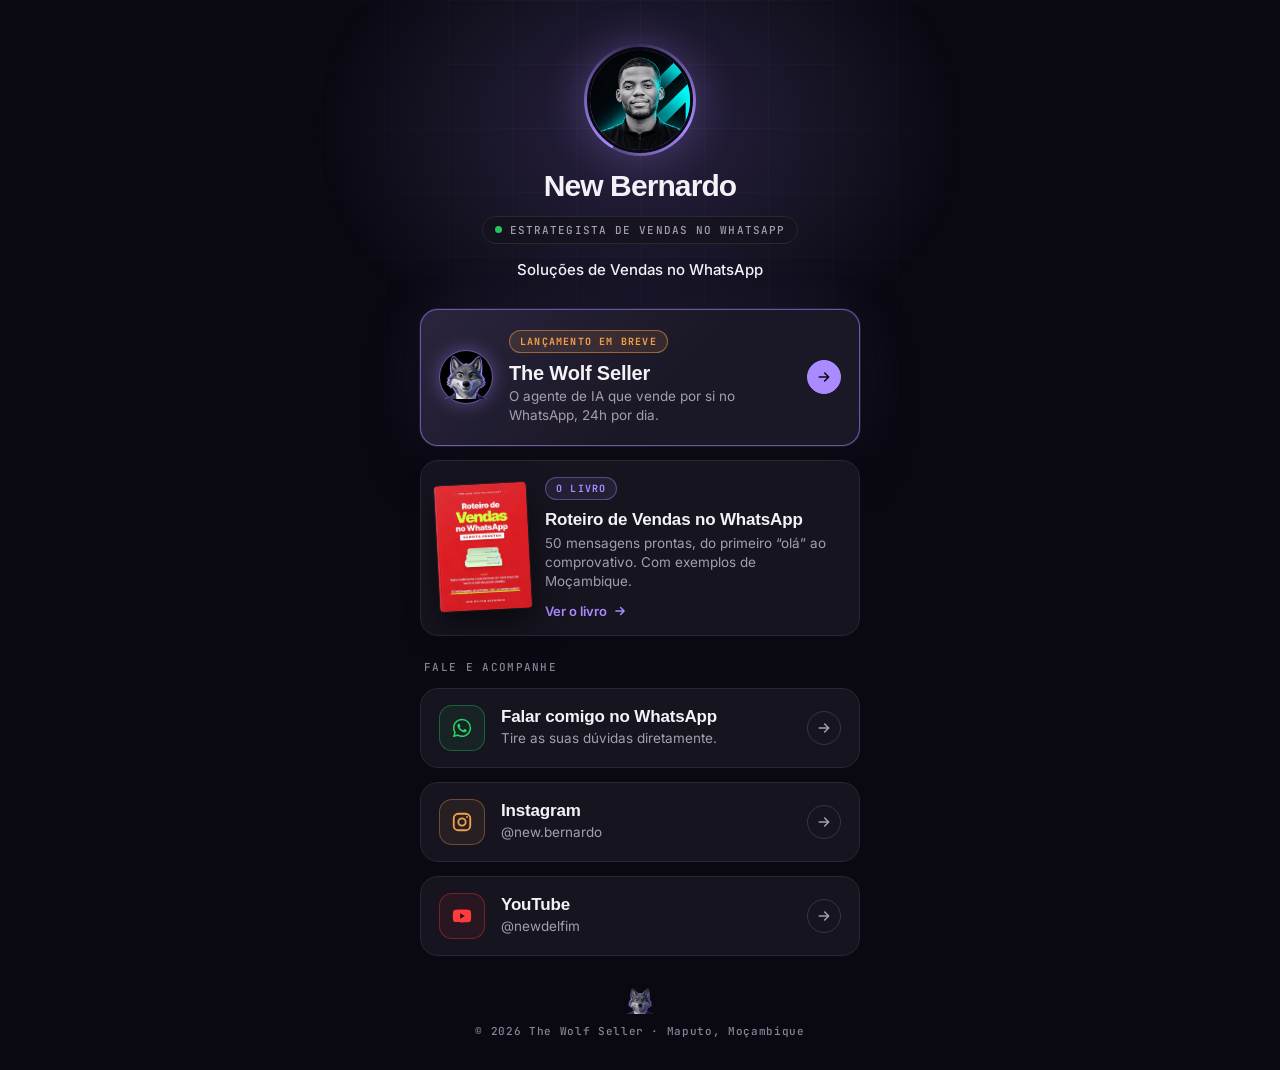
<file: links.html>
<!DOCTYPE html>
<html lang="pt">
<head>
<meta charset="utf-8">
<meta name="viewport" content="width=device-width, initial-scale=1, viewport-fit=cover">
<title>New Bernardo — Links | The Wolf Seller</title>
<meta name="description" content="Os links de New Bernardo: The Wolf Seller, o livro Roteiro de Vendas no WhatsApp, WhatsApp, Instagram e YouTube.">
<meta name="theme-color" content="#0A0912">
<meta name="color-scheme" content="dark">
<link rel="canonical" href="https://www.thewolfseller.com/links">
<link rel="icon" type="image/png" href="/assets/icone-mascote-512.png">
<link rel="apple-touch-icon" href="/assets/icone-mascote-512.png">
<link rel="shortcut icon" href="/favicon.ico">
<meta property="og:type" content="website">
<meta property="og:title" content="New Bernardo — Links">
<meta property="og:description" content="The Wolf Seller, o livro Roteiro de Vendas no WhatsApp e todos os canais num só lugar.">
<meta property="og:url" content="https://www.thewolfseller.com/links">
<meta property="og:image" content="https://www.thewolfseller.com/assets/og-image.png">
<meta name="twitter:card" content="summary_large_image">
<link rel="preconnect" href="https://fonts.googleapis.com">
<link rel="preconnect" href="https://fonts.gstatic.com" crossorigin>
<link href="https://api.fontshare.com/v2/css?f[]=satoshi@500,700,900&amp;display=swap" rel="stylesheet">
<link href="https://fonts.googleapis.com/css2?family=Inter:wght@400;500;600&amp;family=JetBrains+Mono:wght@500;700&amp;display=swap" rel="stylesheet">
<style>
:root{
  --bg:#0A0912;--surface:#14131A;--card:#16141F;--elev:#1D1927;
  --line:#2A2635;--line2:#3A3246;
  --text:#F4F2F7;--text2:#A59DB0;--muted:#8A8296;
  --acc:#A98BFF;--acc-rgb:169,139,255;--on-acc:#0A0912;--ice:#F2A04B;
}
*{box-sizing:border-box;margin:0;padding:0}
html{-webkit-text-size-adjust:100%;scroll-behavior:smooth}
body{
  min-height:100vh;min-height:100dvh;background:var(--bg);color:var(--text);
  font:400 16px/1.5 'Inter',system-ui,sans-serif;-webkit-font-smoothing:antialiased;
  overflow-x:hidden;position:relative;
}
a{color:inherit;text-decoration:none}
img{display:block;max-width:100%}

/* fundo */
.bg{position:fixed;inset:0;pointer-events:none;z-index:0}
.bg::before{
  content:"";position:absolute;left:50%;top:-220px;width:900px;height:700px;transform:translateX(-50%);
  background:radial-gradient(closest-side,rgba(var(--acc-rgb),.20),transparent 72%);
  animation:glow 9s ease-in-out infinite alternate;
}
.bg::after{
  content:"";position:absolute;inset:0;
  background-image:linear-gradient(rgba(255,255,255,.025) 1px,transparent 1px),linear-gradient(90deg,rgba(255,255,255,.025) 1px,transparent 1px);
  background-size:64px 64px;
  -webkit-mask-image:radial-gradient(ellipse at 50% 0%,#000 8%,transparent 62%);
  mask-image:radial-gradient(ellipse at 50% 0%,#000 8%,transparent 62%);
}
@keyframes glow{from{transform:translateX(-50%) scale(1)}to{transform:translateX(-50%) scale(1.07)}}

.wrap{
  position:relative;z-index:1;width:100%;max-width:480px;margin:0 auto;
  padding:max(44px,env(safe-area-inset-top)) 20px max(32px,env(safe-area-inset-bottom));
  display:flex;flex-direction:column;gap:14px;
}

/* perfil */
.profile{display:flex;flex-direction:column;align-items:center;text-align:center;gap:14px;margin-bottom:14px}
.avatar{
  position:relative;width:112px;height:112px;border-radius:50%;padding:3px;
  background:conic-gradient(from 210deg,var(--acc),rgba(var(--acc-rgb),.15) 40%,var(--acc) 75%,rgba(var(--acc-rgb),.35));
  box-shadow:0 0 44px rgba(var(--acc-rgb),.28);
}
.avatar img{width:100%;height:100%;border-radius:50%;object-fit:cover;border:3px solid var(--bg);background:#000}
.profile h1{font:900 30px/1.05 'Satoshi',sans-serif;letter-spacing:-.03em}
.tag{
  display:inline-flex;align-items:center;gap:8px;padding:6px 12px;border:1px solid var(--line);border-radius:999px;
  background:rgba(20,19,26,.7);font:500 11px 'JetBrains Mono',monospace;letter-spacing:.1em;color:var(--text2);text-transform:uppercase;
}
.tag i{width:7px;height:7px;border-radius:50%;background:#22C55E;box-shadow:0 0 0 0 rgba(34,197,94,.6);animation:ping 1.8s ease-out infinite}
@keyframes ping{70%{box-shadow:0 0 0 8px rgba(34,197,94,0)}100%{box-shadow:0 0 0 0 rgba(34,197,94,0)}}
.bio{max-width:340px;color:var(--text2);font-size:15px;line-height:1.55}
.bio b{color:var(--text);font-weight:500}

/* cartões */
.card{
  position:relative;display:flex;align-items:center;gap:16px;width:100%;
  padding:16px 18px;border-radius:18px;background:var(--card);border:1px solid var(--line);
  transition:transform .2s ease-out,border-color .2s ease-out,box-shadow .2s ease-out,background .2s ease-out;
  -webkit-tap-highlight-color:transparent;
}
.card:hover{transform:translateY(-2px);border-color:var(--line2);background:var(--elev)}
.card:active{transform:translateY(0) scale(.99)}
.card:focus-visible{outline:2px solid var(--acc);outline-offset:3px}
.card .txt{flex:1;min-width:0;display:flex;flex-direction:column;gap:2px}
.card .ttl{font:700 17px/1.2 'Satoshi',sans-serif;letter-spacing:-.01em}
.card .sub{font-size:13.5px;line-height:1.4;color:var(--text2)}
.arrow{flex:none;width:34px;height:34px;border-radius:50%;display:grid;place-items:center;border:1px solid var(--line2);color:var(--text2);transition:all .2s ease-out}
.arrow svg{width:16px;height:16px}
.card:hover .arrow{background:var(--acc);border-color:var(--acc);color:var(--on-acc);transform:translateX(2px)}
.ico{flex:none;width:46px;height:46px;border-radius:13px;display:grid;place-items:center;background:var(--elev);border:1px solid var(--line)}
.ico svg{width:22px;height:22px}
.chip{
  align-self:flex-start;margin-bottom:6px;padding:4px 10px;border-radius:999px;
  font:700 10px 'JetBrains Mono',monospace;letter-spacing:.12em;text-transform:uppercase;
}

/* 1 · destaque principal */
.hero{
  padding:20px 18px;border-color:rgba(var(--acc-rgb),.55);
  background:linear-gradient(135deg,rgba(var(--acc-rgb),.14),rgba(var(--acc-rgb),.03) 55%),var(--card);
  box-shadow:0 0 0 1px rgba(var(--acc-rgb),.12),0 18px 50px rgba(0,0,0,.45),0 0 60px rgba(var(--acc-rgb),.12);
}
.hero:hover{border-color:var(--acc);background:linear-gradient(135deg,rgba(var(--acc-rgb),.2),rgba(var(--acc-rgb),.05) 55%),var(--card);box-shadow:0 0 0 1px rgba(var(--acc-rgb),.3),0 22px 60px rgba(0,0,0,.5),0 0 80px rgba(var(--acc-rgb),.2)}
.hero .ico{background:#000;border-color:rgba(var(--acc-rgb),.6);box-shadow:0 0 18px rgba(var(--acc-rgb),.4);width:54px;height:54px;border-radius:50%}
.hero .ico img{width:44px;height:44px;object-fit:contain}
.hero .ttl{font-size:20px}
.hero .chip{color:var(--ice);background:rgba(242,160,75,.12);border:1px solid rgba(242,160,75,.5)}
.hero .arrow{background:var(--acc);border-color:var(--acc);color:var(--on-acc)}

/* 2 · livro */
.book{align-items:stretch;padding:16px}
.book .cover{
  flex:none;width:92px;align-self:center;border-radius:4px;overflow:hidden;transform:rotate(-3deg);
  box-shadow:0 14px 30px rgba(0,0,0,.55),0 0 0 1px rgba(255,255,255,.06);transition:transform .25s ease-out;
}
.book:hover .cover{transform:rotate(0) scale(1.04)}
.book .cover img{width:100%;height:auto}
.book .txt{justify-content:center;gap:4px}
.book .chip{color:var(--acc);background:rgba(var(--acc-rgb),.1);border:1px solid rgba(var(--acc-rgb),.4)}
.book .go{margin-top:8px;display:inline-flex;align-items:center;gap:6px;font:600 13px 'Inter',sans-serif;color:var(--acc)}
.book .go svg{width:14px;height:14px;transition:transform .2s ease-out}
.book:hover .go svg{transform:translateX(3px)}
.book .arrow{display:none}

/* secundários */
.label{margin:10px 4px 0;font:500 11px 'JetBrains Mono',monospace;letter-spacing:.12em;color:var(--muted);text-transform:uppercase}
.wa .ico{color:#25D366;border-color:rgba(37,211,102,.35);background:rgba(37,211,102,.08)}
.ig .ico{color:#F2A04B;border-color:rgba(242,160,75,.35);background:rgba(242,160,75,.08)}
.yt .ico{color:#FF3B3B;border-color:rgba(255,59,59,.35);background:rgba(255,59,59,.08)}

footer{margin-top:18px;display:flex;flex-direction:column;align-items:center;gap:10px;color:var(--muted);font:500 11px 'JetBrains Mono',monospace;letter-spacing:.06em;text-align:center}
footer img{width:26px;height:26px;opacity:.85}
footer a:hover{color:var(--text)}

/* entrada */
.rise{opacity:0;transform:translateY(14px);animation:rise .6s cubic-bezier(.2,.7,.2,1) forwards;animation-delay:calc(var(--i,0)*80ms)}
@keyframes rise{to{opacity:1;transform:none}}
@media (prefers-reduced-motion:reduce){
  *,*::before,*::after{animation:none!important;transition:none!important}
  .rise{opacity:1;transform:none}
}
@media (max-width:360px){.profile h1{font-size:26px}.book .cover{width:76px}.card{padding:14px}}
</style>
</head>
<body>
<div class="bg" aria-hidden="true"></div>

<main class="wrap">
  <header class="profile rise" style="--i:0">
    <div class="avatar"><img src="/assets/new-bernardo.webp" alt="New Bernardo" width="106" height="106"></div>
    <h1>New Bernardo</h1>
    <span class="tag"><i></i>Estrategista de vendas no WhatsApp</span>
    <p class="bio"><b>Soluções de Vendas no WhatsApp</b></p>
  </header>

  <!-- 1 · prioridade máxima: o produto -->
  <a class="card hero rise" style="--i:1" href="https://www.thewolfseller.com" target="_blank" rel="noopener">
    <span class="ico"><img src="/assets/mascote-cabeca.png" alt="" width="44" height="44"></span>
    <span class="txt">
      <span class="chip">Lançamento em breve</span>
      <span class="ttl">The Wolf Seller</span>
      <span class="sub">O agente de IA que vende por si no WhatsApp, 24h por dia.</span>
    </span>
    <span class="arrow" aria-hidden="true"><svg viewBox="0 0 24 24" fill="none" stroke="currentColor" stroke-width="2.4" stroke-linecap="round" stroke-linejoin="round"><path d="M5 12h14M13 6l6 6-6 6"/></svg></span>
  </a>

  <!-- 2 · oferta atual: o livro -->
  <a class="card book rise" style="--i:2" href="https://www.thewolfseller.com/livro" target="_blank" rel="noopener">
    <span class="cover"><img src="/assets/livro-roteiro.webp" alt="Capa do livro Roteiro de Vendas no WhatsApp" width="405" height="556" loading="lazy"></span>
    <span class="txt">
      <span class="chip">O livro</span>
      <span class="ttl">Roteiro de Vendas no WhatsApp</span>
      <span class="sub">50 mensagens prontas, do primeiro “olá” ao comprovativo. Com exemplos de Moçambique.</span>
      <span class="go">Ver o livro <svg viewBox="0 0 24 24" fill="none" stroke="currentColor" stroke-width="2.6" stroke-linecap="round" stroke-linejoin="round"><path d="M5 12h14M13 6l6 6-6 6"/></svg></span>
    </span>
  </a>

  <p class="label rise" style="--i:3">Fale e acompanhe</p>

  <!-- 3 · contacto direto -->
  <a class="card wa rise" style="--i:4" href="https://wa.me/258834232199" target="_blank" rel="noopener">
    <span class="ico"><svg viewBox="0 0 24 24" fill="currentColor"><path d="M12.04 2C6.58 2 2.13 6.45 2.13 11.91c0 1.75.46 3.45 1.32 4.95L2.05 22l5.25-1.38a9.9 9.9 0 0 0 4.74 1.21h.01c5.46 0 9.91-4.45 9.91-9.91A9.84 9.84 0 0 0 12.04 2Zm0 18.15h-.01a8.2 8.2 0 0 1-4.18-1.15l-.3-.18-3.12.82.83-3.04-.2-.31a8.2 8.2 0 0 1-1.26-4.38c0-4.54 3.7-8.24 8.25-8.24 2.2 0 4.27.86 5.82 2.42a8.18 8.18 0 0 1 2.41 5.83c0 4.54-3.7 8.23-8.24 8.23Zm4.52-6.16c-.25-.12-1.47-.72-1.7-.81-.23-.08-.39-.12-.56.13-.17.25-.64.81-.79.97-.14.17-.29.19-.54.06-.25-.12-1.05-.39-2-1.23-.74-.66-1.24-1.47-1.38-1.72-.14-.25-.02-.38.11-.5.11-.11.25-.29.37-.43.12-.15.17-.25.25-.41.08-.17.04-.31-.02-.43-.06-.12-.56-1.34-.76-1.84-.2-.48-.4-.42-.56-.42h-.48c-.17 0-.43.06-.66.31-.23.25-.87.85-.87 2.07s.89 2.4 1.01 2.56c.12.17 1.75 2.67 4.23 3.74.59.26 1.05.41 1.41.52.59.19 1.13.16 1.56.1.48-.07 1.47-.6 1.67-1.18.21-.58.21-1.07.14-1.18-.06-.1-.23-.16-.48-.29Z"/></svg></span>
    <span class="txt"><span class="ttl">Falar comigo no WhatsApp</span><span class="sub">Tire as suas dúvidas diretamente.</span></span>
    <span class="arrow" aria-hidden="true"><svg viewBox="0 0 24 24" fill="none" stroke="currentColor" stroke-width="2.4" stroke-linecap="round" stroke-linejoin="round"><path d="M5 12h14M13 6l6 6-6 6"/></svg></span>
  </a>

  <!-- 4 · Instagram -->
  <a class="card ig rise" style="--i:5" href="https://www.instagram.com/new.bernardo/" target="_blank" rel="noopener">
    <span class="ico"><svg viewBox="0 0 24 24" fill="none" stroke="currentColor" stroke-width="2" stroke-linecap="round" stroke-linejoin="round"><rect x="3" y="3" width="18" height="18" rx="5"/><circle cx="12" cy="12" r="4"/><circle cx="17.5" cy="6.5" r="1" fill="currentColor" stroke="none"/></svg></span>
    <span class="txt"><span class="ttl">Instagram</span><span class="sub">@new.bernardo</span></span>
    <span class="arrow" aria-hidden="true"><svg viewBox="0 0 24 24" fill="none" stroke="currentColor" stroke-width="2.4" stroke-linecap="round" stroke-linejoin="round"><path d="M5 12h14M13 6l6 6-6 6"/></svg></span>
  </a>

  <!-- 5 · YouTube -->
  <a class="card yt rise" style="--i:6" href="https://www.youtube.com/@newdelfim" target="_blank" rel="noopener">
    <span class="ico"><svg viewBox="0 0 24 24" fill="currentColor"><path d="M21.6 7.2a2.5 2.5 0 0 0-1.76-1.77C18.27 5 12 5 12 5s-6.27 0-7.84.43A2.5 2.5 0 0 0 2.4 7.2C2 8.78 2 12 2 12s0 3.22.4 4.8a2.5 2.5 0 0 0 1.76 1.77C5.73 19 12 19 12 19s6.27 0 7.84-.43a2.5 2.5 0 0 0 1.76-1.77C22 15.22 22 12 22 12s0-3.22-.4-4.8ZM10 15V9l5.2 3L10 15Z"/></svg></span>
    <span class="txt"><span class="ttl">YouTube</span><span class="sub">@newdelfim</span></span>
    <span class="arrow" aria-hidden="true"><svg viewBox="0 0 24 24" fill="none" stroke="currentColor" stroke-width="2.4" stroke-linecap="round" stroke-linejoin="round"><path d="M5 12h14M13 6l6 6-6 6"/></svg></span>
  </a>

  <footer class="rise" style="--i:7">
    <img src="/assets/mascote-cabeca.png" alt="" width="30" height="30">
    <span>© 2026 <a href="https://www.thewolfseller.com" target="_blank" rel="noopener">The Wolf Seller</a> · Maputo, Moçambique</span>
  </footer>
</main>
</body>
</html>
</file>
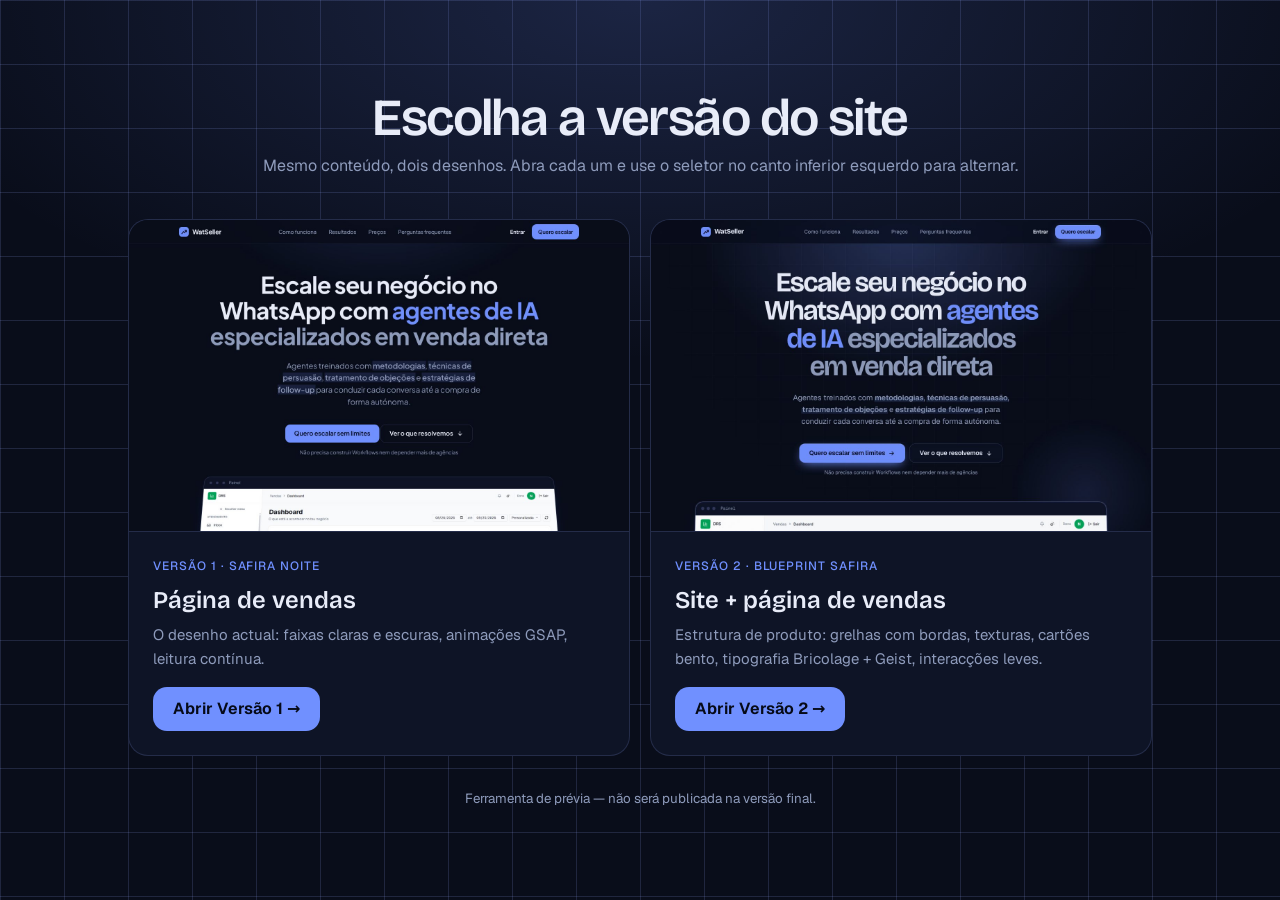
<file: versoes.html>
<!doctype html>
<html lang="pt-PT">
<head>
<meta charset="utf-8">
<meta name="viewport" content="width=device-width, initial-scale=1">
<meta name="robots" content="noindex">
<title>WatSeller — Escolher versão</title>
<style>
@font-face{font-family:"Geist";src:url(vendor/fonts/geist-latin.woff2) format("woff2");font-weight:100 900;font-display:swap}
@font-face{font-family:"Bricolage Grotesque";src:url(vendor/fonts/bricolage-grotesque-latin.woff2) format("woff2");font-weight:200 800;font-display:swap}
:root{--bg:#090d1a;--card:#0e1426;--line:rgba(150,170,255,.16);--ink:#e8ecf8;--ink2:#8e9bbb;--ac:#7090ff;--on:#060a18}
*{box-sizing:border-box}
body{margin:0;min-height:100vh;background:var(--bg);color:var(--ink);font:400 1rem/1.6 "Geist",system-ui,sans-serif;display:grid;place-items:center;padding:2rem 1rem;background-image:radial-gradient(60% 40% at 50% 0,rgba(112,144,255,.18),transparent),linear-gradient(var(--line) 1px,transparent 1px),linear-gradient(90deg,var(--line) 1px,transparent 1px);background-size:auto,64px 64px,64px 64px}
main{width:min(100%,64rem)}
h1{font:600 clamp(2rem,5vw,3.25rem)/1.05 "Bricolage Grotesque",sans-serif;letter-spacing:-.03em;margin:0 0 .5rem;text-align:center}
p.lead{color:var(--ink2);text-align:center;margin:0 0 2.5rem}
.grid{display:grid;gap:1.25rem;grid-template-columns:repeat(auto-fit,minmax(18rem,1fr))}
.card{min-width:0;display:flex;flex-direction:column;background:var(--card);border:1px solid var(--line);border-radius:20px;overflow:hidden;color:inherit;text-decoration:none;transition:border-color .2s,transform .2s}
.card:hover,.card:focus-visible{border-color:var(--ac);transform:translateY(-3px);outline:none}
.card img{display:block;width:100%;max-width:100%;height:auto;aspect-ratio:16/10;object-fit:cover;object-position:top;border-bottom:1px solid var(--line)}
.card div{padding:1.25rem 1.5rem 1.5rem}
.tag{font:500 .75rem/1 "Geist",monospace;text-transform:uppercase;letter-spacing:.08em;color:var(--ac)}
h2{font:600 1.5rem/1.2 "Bricolage Grotesque",sans-serif;margin:.5rem 0}
.card p{margin:0 0 1rem;color:var(--ink2);font-size:.9375rem}
.go{display:inline-flex;align-items:center;min-height:2.75rem;padding:0 1.25rem;border-radius:14px;background:var(--ac);color:var(--on);font-weight:650}
small{display:block;text-align:center;color:var(--ink2);margin-top:2rem}
</style>
</head>
<body>
<main>
<h1>Escolha a versão do site</h1>
<p class="lead">Mesmo conteúdo, dois desenhos. Abra cada um e use o seletor no canto inferior esquerdo para alternar.</p>
<div class="grid">
<a class="card" href="./index.html"><img src="assets/media/versao-v1.jpg" alt="Pré-visualização da Versão 1" width="1440" height="900"><div><span class="tag">Versão 1 · Safira Noite</span><h2>Página de vendas</h2><p>O desenho actual: faixas claras e escuras, animações GSAP, leitura contínua.</p><span class="go">Abrir Versão 1 →</span></div></a>
<a class="card" href="./v2/index.html"><img src="assets/media/versao-v2.jpg" alt="Pré-visualização da Versão 2" width="1440" height="900"><div><span class="tag">Versão 2 · Blueprint Safira</span><h2>Site + página de vendas</h2><p>Estrutura de produto: grelhas com bordas, texturas, cartões bento, tipografia Bricolage + Geist, interacções leves.</p><span class="go">Abrir Versão 2 →</span></div></a>
</div>
<small>Ferramenta de prévia — não será publicada na versão final.</small>
</main>
</body>
</html>
</file>
